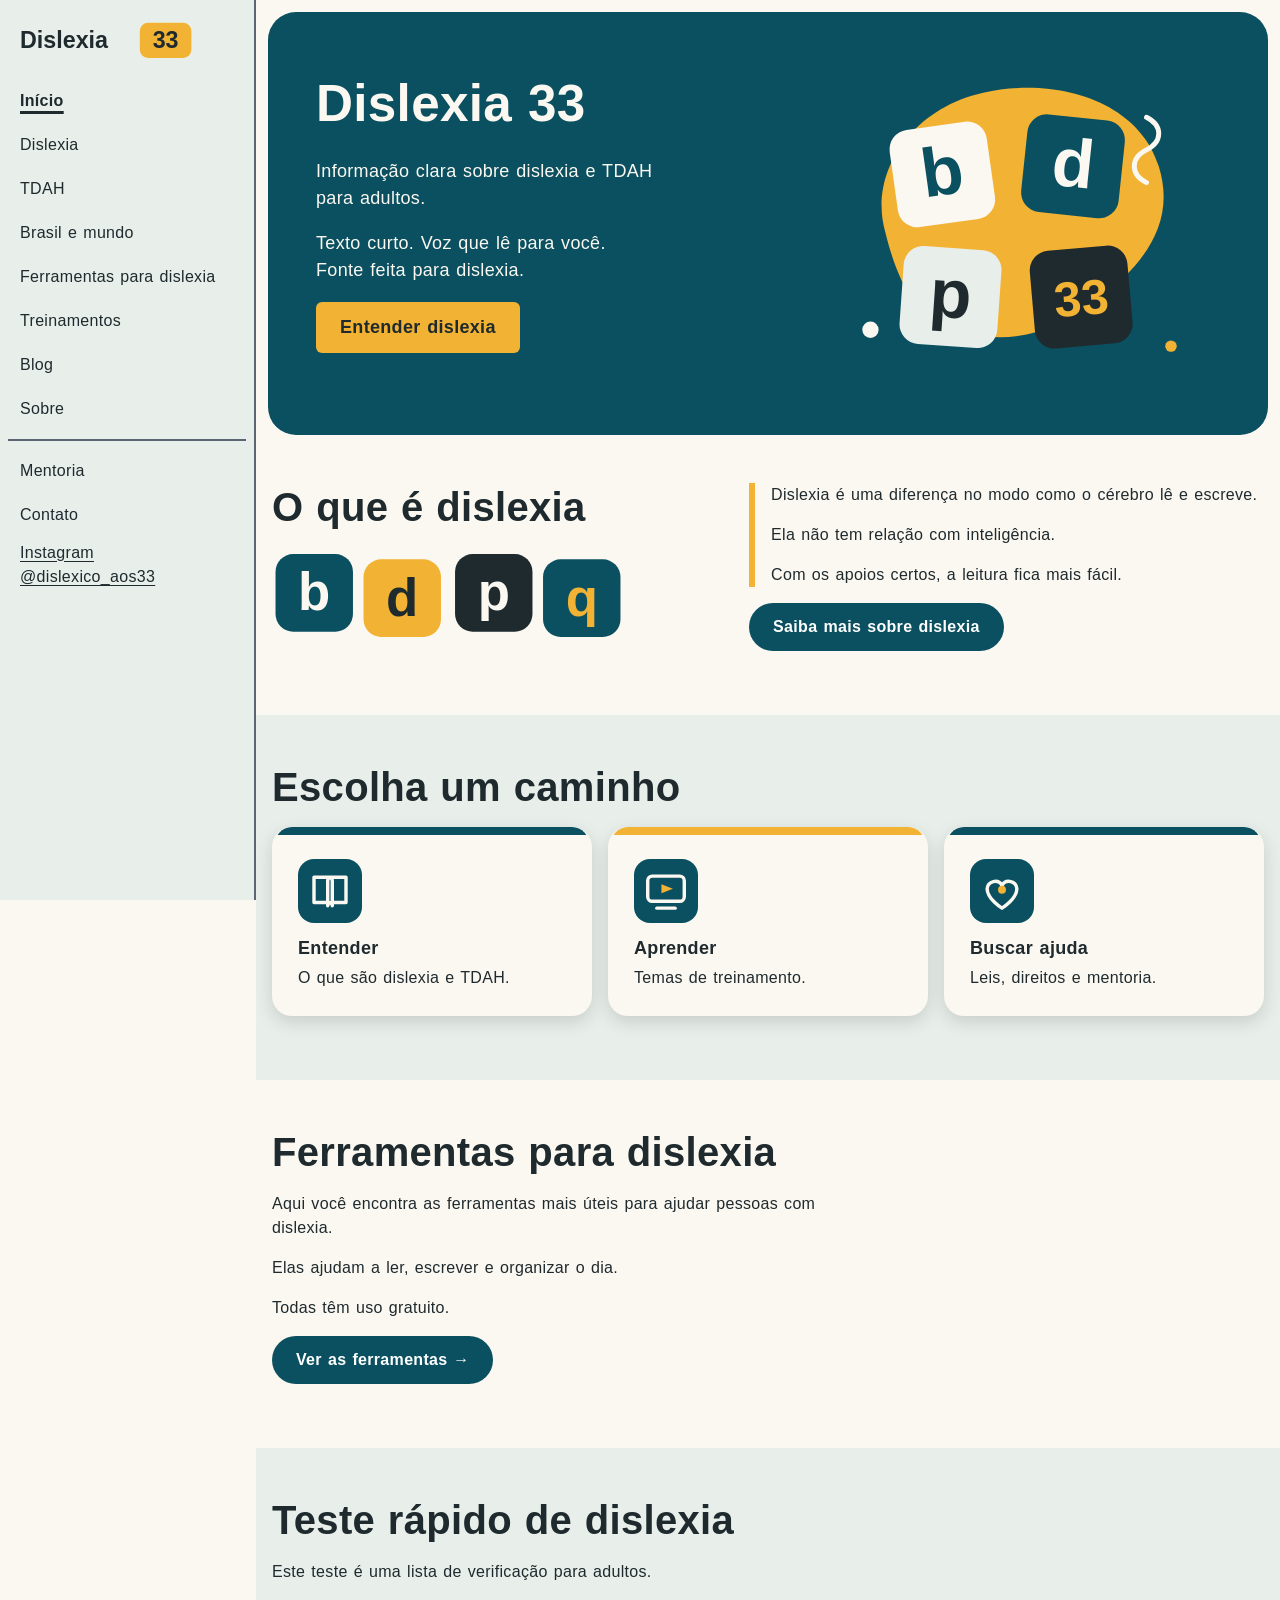
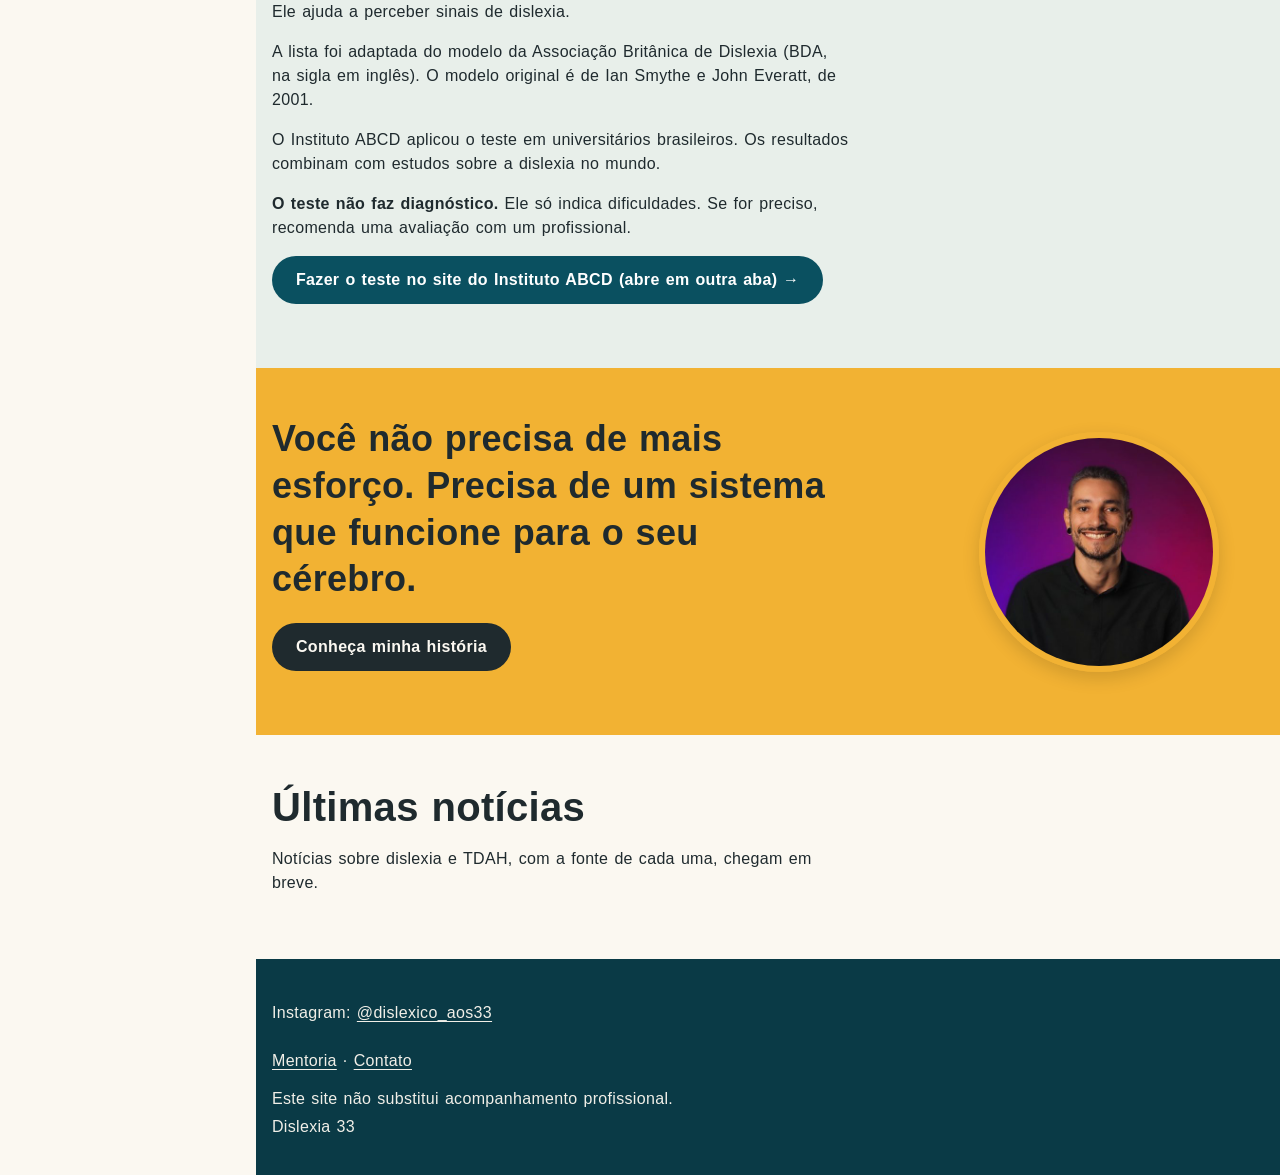
<file: index.html>
<!doctype html>
<html lang="pt-BR">
<head>
<meta charset="utf-8">
<meta name="viewport" content="width=device-width, initial-scale=1">
<title>Dislexia 33</title>
<meta name="description" content="Dislexia 33: informação clara sobre dislexia e TDAH para adultos.">
<meta name="theme-color" content="#0A5060">
<link rel="canonical" href="https://dislexia33.guardiantechit.com.br/index.html">
<meta property="og:type" content="website">
<meta property="og:locale" content="pt_BR">
<meta property="og:title" content="Dislexia 33">
<meta property="og:description" content="Informação clara sobre dislexia e TDAH para adultos.">
<meta property="og:image" content="https://dislexia33.guardiantechit.com.br/assets/img/og-image.png">
<meta property="og:url" content="https://dislexia33.guardiantechit.com.br/index.html">
<meta name="twitter:card" content="summary_large_image">
<link rel="icon" href="favicon.svg" type="image/svg+xml">
<link rel="stylesheet" href="assets/css/site.css">
<script src="assets/js/site.js" defer></script>
</head>
<body>
<a class="pular" href="#conteudo">Pular para o conteúdo</a>
<header class="topo">
<a class="marca" href="index.html"><img class="logo-claro" src="assets/img/logo.svg" alt="Dislexia 33, página inicial" width="214" height="48"><img class="logo-escuro" src="assets/img/logo-escuro.svg" alt="" width="214" height="48"></a>
<button type="button" id="btn-menu" class="menu-toggle" aria-expanded="false" aria-controls="painel-lateral">Menu</button>
<div class="painel" id="painel-lateral">
<nav aria-label="Menu principal"><ul id="menu-principal"><li><a href="index.html" aria-current="page">Início</a></li><li><a href="dislexia.html">Dislexia</a></li><li><a href="tdah.html">TDAH</a></li><li><a href="brasil-e-mundo.html">Brasil e mundo</a></li><li><a href="ferramentas.html">Ferramentas para dislexia</a></li><li><a href="treinamentos.html">Treinamentos</a></li><li><a href="blog.html">Blog</a></li><li><a href="sobre.html">Sobre</a></li></ul></nav>
<nav aria-label="Menu secundário" class="menu-sec"><ul><li><a href="mentoria.html">Mentoria</a></li><li><a href="contato.html">Contato</a></li></ul></nav>
<p class="insta"><a href="https://www.instagram.com/dislexico_aos33/" rel="noopener">Instagram @dislexico_aos33</a></p>
</div>
</header>
<main id="conteudo" class="largo">
<section class="heroi" aria-labelledby="titulo">
<div>
<h1 id="titulo">Dislexia 33</h1>
<p>Informação clara sobre dislexia e TDAH para adultos.</p>
<p>Texto curto. Voz que lê para você. Fonte feita para dislexia.</p>
<p><a class="botao-principal" href="dislexia.html">Entender dislexia</a></p>
</div>
<img src="assets/img/hero-v2.svg" alt="" width="480" height="400">
</section>
<section class="banda" aria-labelledby="o-que-e">
<div class="miolo duas">
<div>
<h2 id="o-que-e" class="titulo-grande">O que é dislexia</h2>
<img class="letras" src="assets/img/letras.svg" alt="" width="400" height="110">
</div>
<div>
<div class="destaque-lateral">
<p>Dislexia é uma diferença no modo como o cérebro lê e escreve.</p>
<p>Ela não tem relação com inteligência.</p>
<p>Com os apoios certos, a leitura fica mais fácil.</p>
</div>
<p><a class="botao-claro" href="dislexia.html">Saiba mais sobre dislexia</a></p>
</div>
</div>
</section>
<section class="banda banda-nevoa" aria-labelledby="caminhos">
<div class="miolo">
<h2 id="caminhos" class="titulo-grande">Escolha um caminho</h2>
<ul class="caminhos">
<li class="caminho"><a href="dislexia.html"><img src="assets/img/icone-entender.svg" alt="" width="64" height="64"><strong>Entender</strong>O que são dislexia e TDAH.</a></li>
<li class="caminho"><a href="treinamentos.html"><img src="assets/img/icone-aprender.svg" alt="" width="64" height="64"><strong>Aprender</strong>Temas de treinamento.</a></li>
<li class="caminho"><a href="brasil-e-mundo.html"><img src="assets/img/icone-ajuda.svg" alt="" width="64" height="64"><strong>Buscar ajuda</strong>Leis, direitos e mentoria.</a></li>
</ul>
</div>
</section>
<section class="banda" aria-labelledby="ferramentas-home">
<div class="miolo">
<h2 id="ferramentas-home" class="titulo-grande">Ferramentas para dislexia</h2>
<p>Aqui você encontra as ferramentas mais úteis para ajudar pessoas com dislexia.</p>
<p>Elas ajudam a ler, escrever e organizar o dia.</p>
<p>Todas têm uso gratuito.</p>
<p><a class="botao-claro" href="ferramentas.html">Ver as ferramentas <span aria-hidden="true">→</span></a></p>
</div>
</section>
<section class="banda banda-nevoa" aria-labelledby="teste">
<div class="miolo">
<h2 id="teste" class="titulo-grande">Teste rápido de dislexia</h2>
<p>Este teste é uma lista de verificação para adultos.</p>
<p>Ele ajuda a perceber sinais de dislexia.</p>
<p>A lista foi adaptada do modelo da Associação Britânica de Dislexia (BDA, na sigla em inglês). O modelo original é de Ian Smythe e John Everatt, de 2001.</p>
<p>O Instituto ABCD aplicou o teste em universitários brasileiros. Os resultados combinam com estudos sobre a dislexia no mundo.</p>
<p><strong>O teste não faz diagnóstico.</strong> Ele só indica dificuldades. Se for preciso, recomenda uma avaliação com um profissional.</p>
<p><a class="botao-claro" href="https://institutoabcd.org.br/teste/" target="_blank" rel="noopener noreferrer">Fazer o teste no site do Instituto ABCD (abre em outra aba) <span aria-hidden="true">→</span></a></p>
</div>
</section>
<section class="banda banda-mostarda" aria-label="Frase do Kleiton">
<div class="miolo duas duas-iguais">
<div>
<p class="frase">Você não precisa de mais esforço. Precisa de um sistema que funcione para o seu cérebro.</p>
<p><a class="botao-escuro" href="sobre.html">Conheça minha história</a></p>
</div>
<img class="foto-perfil" src="assets/img/kleiton.jpg" alt="Foto de Kleiton, sorrindo, de camisa preta, em fundo roxo e rosa" width="480" height="480">
</div>
</section>
<section class="banda" aria-labelledby="noticias">
<div class="miolo">
<h2 id="noticias" class="titulo-grande">Últimas notícias</h2>
<p>Notícias sobre dislexia e TDAH, com a fonte de cada uma, chegam em breve.</p>
</div>
</section>
<section class="banda banda-nevoa faixa-ebook" aria-labelledby="ebook" hidden>
<div class="miolo">
<h2 id="ebook" class="titulo-grande">E-book gratuito</h2>
<p>Título e link do e-book entram aqui quando estiverem prontos.</p>
</div>
</section>
</main>
<footer>
<p>Instagram: <a href="https://www.instagram.com/dislexico_aos33/" rel="noopener">@dislexico_aos33</a></p>
<p><a href="mentoria.html">Mentoria</a> · <a href="contato.html">Contato</a></p>
<p>Este site não substitui acompanhamento profissional.</p>
<p>Dislexia 33</p>
</footer>
</body>
</html>
</file>
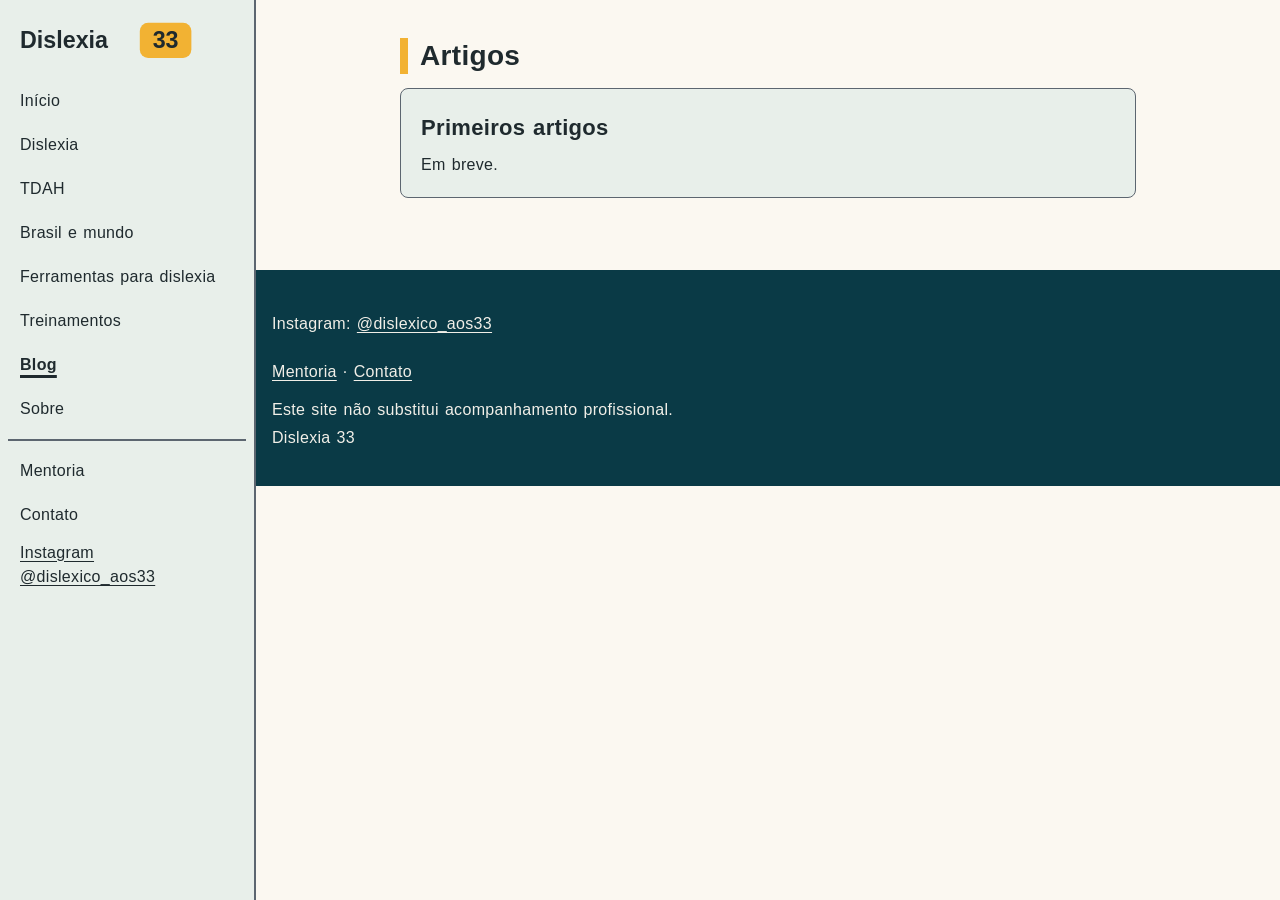
<file: blog.html>
<!doctype html>
<html lang="pt-BR">
<head>
<meta charset="utf-8">
<meta name="viewport" content="width=device-width, initial-scale=1">
<title>Blog | Dislexia 33</title>
<meta name="description" content="Dislexia 33: informação clara sobre dislexia e TDAH para adultos.">
<meta name="theme-color" content="#0A5060">
<link rel="canonical" href="https://dislexia33.guardiantechit.com.br/blog.html">
<meta property="og:type" content="website">
<meta property="og:locale" content="pt_BR">
<meta property="og:title" content="Blog | Dislexia 33">
<meta property="og:description" content="Informação clara sobre dislexia e TDAH para adultos.">
<meta property="og:image" content="https://dislexia33.guardiantechit.com.br/assets/img/og-image.png">
<meta property="og:url" content="https://dislexia33.guardiantechit.com.br/blog.html">
<meta name="twitter:card" content="summary_large_image">
<link rel="icon" href="favicon.svg" type="image/svg+xml">
<link rel="stylesheet" href="assets/css/site.css">
<script src="assets/js/site.js" defer></script>
</head>
<body>
<a class="pular" href="#conteudo">Pular para o conteúdo</a>
<header class="topo">
<a class="marca" href="index.html"><img class="logo-claro" src="assets/img/logo.svg" alt="Dislexia 33, página inicial" width="214" height="48"><img class="logo-escuro" src="assets/img/logo-escuro.svg" alt="" width="214" height="48"></a>
<button type="button" id="btn-menu" class="menu-toggle" aria-expanded="false" aria-controls="painel-lateral">Menu</button>
<div class="painel" id="painel-lateral">
<nav aria-label="Menu principal"><ul id="menu-principal"><li><a href="index.html">Início</a></li><li><a href="dislexia.html">Dislexia</a></li><li><a href="tdah.html">TDAH</a></li><li><a href="brasil-e-mundo.html">Brasil e mundo</a></li><li><a href="ferramentas.html">Ferramentas para dislexia</a></li><li><a href="treinamentos.html">Treinamentos</a></li><li><a href="blog.html" aria-current="page">Blog</a></li><li><a href="sobre.html">Sobre</a></li></ul></nav>
<nav aria-label="Menu secundário" class="menu-sec"><ul><li><a href="mentoria.html">Mentoria</a></li><li><a href="contato.html">Contato</a></li></ul></nav>
<p class="insta"><a href="https://www.instagram.com/dislexico_aos33/" rel="noopener">Instagram @dislexico_aos33</a></p>
</div>
</header>
<main id="conteudo">
<h1>Artigos</h1>
<section>
<h2>Primeiros artigos</h2>
<p>Em breve.</p>
</section>
</main>
<footer>
<p>Instagram: <a href="https://www.instagram.com/dislexico_aos33/" rel="noopener">@dislexico_aos33</a></p>
<p><a href="mentoria.html">Mentoria</a> · <a href="contato.html">Contato</a></p>
<p>Este site não substitui acompanhamento profissional.</p>
<p>Dislexia 33</p>
</footer>
</body>
</html>
</file>
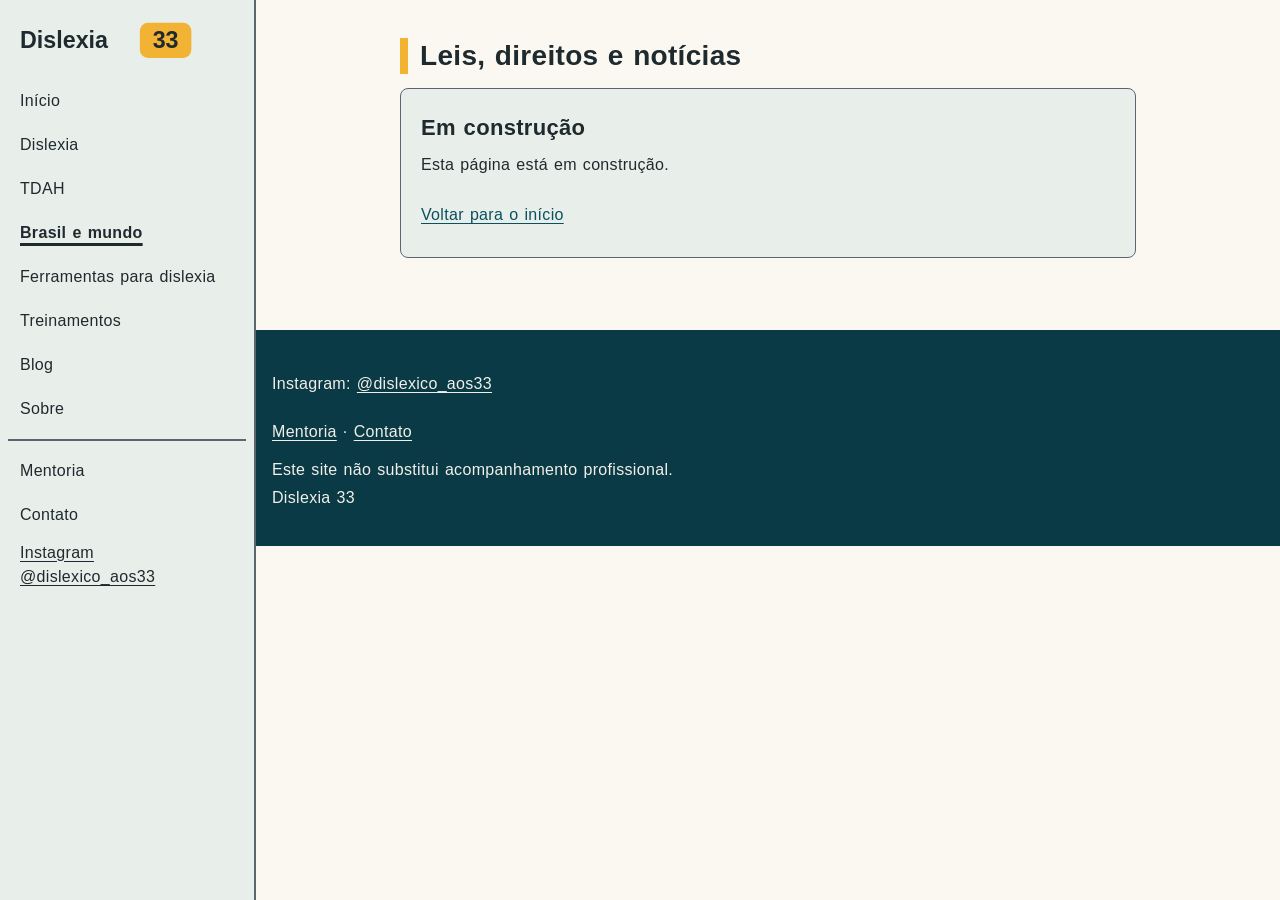
<file: brasil-e-mundo.html>
<!doctype html>
<html lang="pt-BR">
<head>
<meta charset="utf-8">
<meta name="viewport" content="width=device-width, initial-scale=1">
<title>Brasil e mundo | Dislexia 33</title>
<meta name="description" content="Dislexia 33: informação clara sobre dislexia e TDAH para adultos.">
<meta name="theme-color" content="#0A5060">
<link rel="canonical" href="https://dislexia33.guardiantechit.com.br/brasil-e-mundo.html">
<meta property="og:type" content="website">
<meta property="og:locale" content="pt_BR">
<meta property="og:title" content="Brasil e mundo | Dislexia 33">
<meta property="og:description" content="Informação clara sobre dislexia e TDAH para adultos.">
<meta property="og:image" content="https://dislexia33.guardiantechit.com.br/assets/img/og-image.png">
<meta property="og:url" content="https://dislexia33.guardiantechit.com.br/brasil-e-mundo.html">
<meta name="twitter:card" content="summary_large_image">
<link rel="icon" href="favicon.svg" type="image/svg+xml">
<link rel="stylesheet" href="assets/css/site.css">
<script src="assets/js/site.js" defer></script>
</head>
<body>
<a class="pular" href="#conteudo">Pular para o conteúdo</a>
<header class="topo">
<a class="marca" href="index.html"><img class="logo-claro" src="assets/img/logo.svg" alt="Dislexia 33, página inicial" width="214" height="48"><img class="logo-escuro" src="assets/img/logo-escuro.svg" alt="" width="214" height="48"></a>
<button type="button" id="btn-menu" class="menu-toggle" aria-expanded="false" aria-controls="painel-lateral">Menu</button>
<div class="painel" id="painel-lateral">
<nav aria-label="Menu principal"><ul id="menu-principal"><li><a href="index.html">Início</a></li><li><a href="dislexia.html">Dislexia</a></li><li><a href="tdah.html">TDAH</a></li><li><a href="brasil-e-mundo.html" aria-current="page">Brasil e mundo</a></li><li><a href="ferramentas.html">Ferramentas para dislexia</a></li><li><a href="treinamentos.html">Treinamentos</a></li><li><a href="blog.html">Blog</a></li><li><a href="sobre.html">Sobre</a></li></ul></nav>
<nav aria-label="Menu secundário" class="menu-sec"><ul><li><a href="mentoria.html">Mentoria</a></li><li><a href="contato.html">Contato</a></li></ul></nav>
<p class="insta"><a href="https://www.instagram.com/dislexico_aos33/" rel="noopener">Instagram @dislexico_aos33</a></p>
</div>
</header>
<main id="conteudo">
<h1>Leis, direitos e notícias</h1>
<section>
<h2>Em construção</h2>
<p>Esta página está em construção.</p>
<p><a href="index.html">Voltar para o início</a></p>
</section>
</main>
<footer>
<p>Instagram: <a href="https://www.instagram.com/dislexico_aos33/" rel="noopener">@dislexico_aos33</a></p>
<p><a href="mentoria.html">Mentoria</a> · <a href="contato.html">Contato</a></p>
<p>Este site não substitui acompanhamento profissional.</p>
<p>Dislexia 33</p>
</footer>
</body>
</html>
</file>
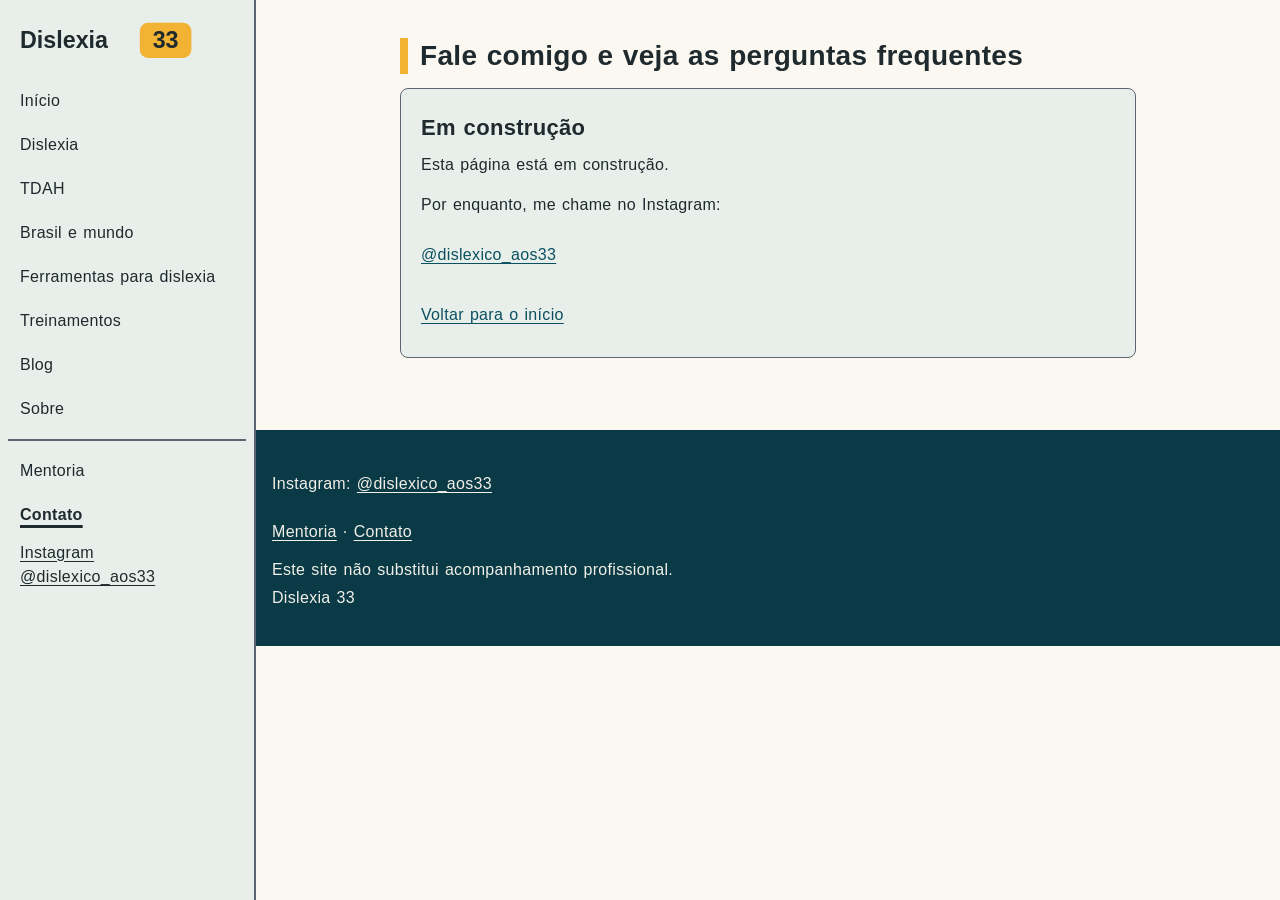
<file: contato.html>
<!doctype html>
<html lang="pt-BR">
<head>
<meta charset="utf-8">
<meta name="viewport" content="width=device-width, initial-scale=1">
<title>Contato | Dislexia 33</title>
<meta name="description" content="Dislexia 33: informação clara sobre dislexia e TDAH para adultos.">
<meta name="theme-color" content="#0A5060">
<link rel="canonical" href="https://dislexia33.guardiantechit.com.br/contato.html">
<meta property="og:type" content="website">
<meta property="og:locale" content="pt_BR">
<meta property="og:title" content="Contato | Dislexia 33">
<meta property="og:description" content="Informação clara sobre dislexia e TDAH para adultos.">
<meta property="og:image" content="https://dislexia33.guardiantechit.com.br/assets/img/og-image.png">
<meta property="og:url" content="https://dislexia33.guardiantechit.com.br/contato.html">
<meta name="twitter:card" content="summary_large_image">
<link rel="icon" href="favicon.svg" type="image/svg+xml">
<link rel="stylesheet" href="assets/css/site.css">
<script src="assets/js/site.js" defer></script>
</head>
<body>
<a class="pular" href="#conteudo">Pular para o conteúdo</a>
<header class="topo">
<a class="marca" href="index.html"><img class="logo-claro" src="assets/img/logo.svg" alt="Dislexia 33, página inicial" width="214" height="48"><img class="logo-escuro" src="assets/img/logo-escuro.svg" alt="" width="214" height="48"></a>
<button type="button" id="btn-menu" class="menu-toggle" aria-expanded="false" aria-controls="painel-lateral">Menu</button>
<div class="painel" id="painel-lateral">
<nav aria-label="Menu principal"><ul id="menu-principal"><li><a href="index.html">Início</a></li><li><a href="dislexia.html">Dislexia</a></li><li><a href="tdah.html">TDAH</a></li><li><a href="brasil-e-mundo.html">Brasil e mundo</a></li><li><a href="ferramentas.html">Ferramentas para dislexia</a></li><li><a href="treinamentos.html">Treinamentos</a></li><li><a href="blog.html">Blog</a></li><li><a href="sobre.html">Sobre</a></li></ul></nav>
<nav aria-label="Menu secundário" class="menu-sec"><ul><li><a href="mentoria.html">Mentoria</a></li><li><a href="contato.html" aria-current="page">Contato</a></li></ul></nav>
<p class="insta"><a href="https://www.instagram.com/dislexico_aos33/" rel="noopener">Instagram @dislexico_aos33</a></p>
</div>
</header>
<main id="conteudo">
<h1>Fale comigo e veja as perguntas frequentes</h1>
<section>
<h2>Em construção</h2>
<p>Esta página está em construção.</p>
<p>Por enquanto, me chame no Instagram:</p>
<p><a href="https://www.instagram.com/dislexico_aos33/" rel="noopener">@dislexico_aos33</a></p>
<p><a href="index.html">Voltar para o início</a></p>
</section>
</main>
<footer>
<p>Instagram: <a href="https://www.instagram.com/dislexico_aos33/" rel="noopener">@dislexico_aos33</a></p>
<p><a href="mentoria.html">Mentoria</a> · <a href="contato.html">Contato</a></p>
<p>Este site não substitui acompanhamento profissional.</p>
<p>Dislexia 33</p>
</footer>
</body>
</html>
</file>
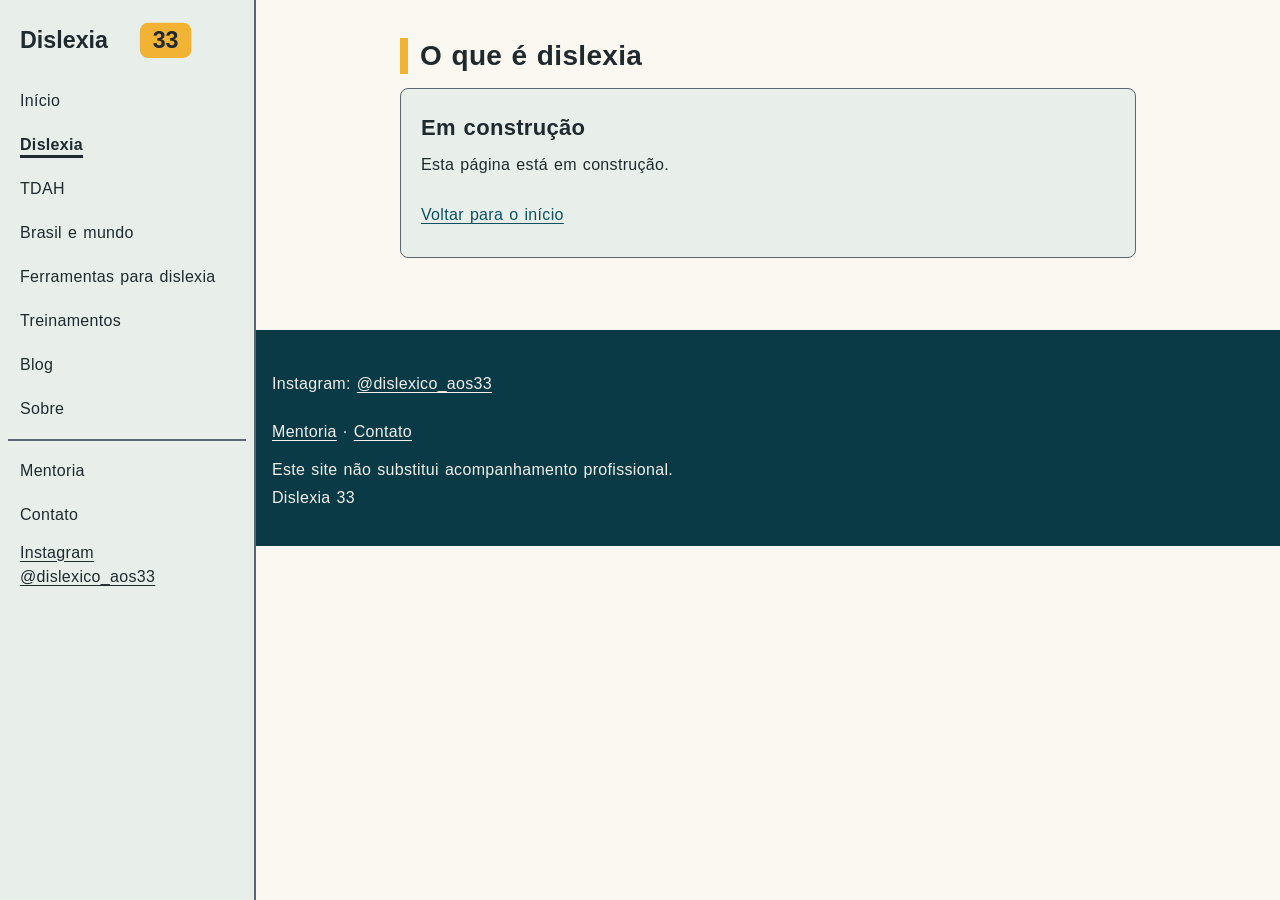
<file: dislexia.html>
<!doctype html>
<html lang="pt-BR">
<head>
<meta charset="utf-8">
<meta name="viewport" content="width=device-width, initial-scale=1">
<title>O que é dislexia | Dislexia 33</title>
<meta name="description" content="Dislexia 33: informação clara sobre dislexia e TDAH para adultos.">
<meta name="theme-color" content="#0A5060">
<link rel="canonical" href="https://dislexia33.guardiantechit.com.br/dislexia.html">
<meta property="og:type" content="website">
<meta property="og:locale" content="pt_BR">
<meta property="og:title" content="O que é dislexia | Dislexia 33">
<meta property="og:description" content="Informação clara sobre dislexia e TDAH para adultos.">
<meta property="og:image" content="https://dislexia33.guardiantechit.com.br/assets/img/og-image.png">
<meta property="og:url" content="https://dislexia33.guardiantechit.com.br/dislexia.html">
<meta name="twitter:card" content="summary_large_image">
<link rel="icon" href="favicon.svg" type="image/svg+xml">
<link rel="stylesheet" href="assets/css/site.css">
<script src="assets/js/site.js" defer></script>
</head>
<body>
<a class="pular" href="#conteudo">Pular para o conteúdo</a>
<header class="topo">
<a class="marca" href="index.html"><img class="logo-claro" src="assets/img/logo.svg" alt="Dislexia 33, página inicial" width="214" height="48"><img class="logo-escuro" src="assets/img/logo-escuro.svg" alt="" width="214" height="48"></a>
<button type="button" id="btn-menu" class="menu-toggle" aria-expanded="false" aria-controls="painel-lateral">Menu</button>
<div class="painel" id="painel-lateral">
<nav aria-label="Menu principal"><ul id="menu-principal"><li><a href="index.html">Início</a></li><li><a href="dislexia.html" aria-current="page">Dislexia</a></li><li><a href="tdah.html">TDAH</a></li><li><a href="brasil-e-mundo.html">Brasil e mundo</a></li><li><a href="ferramentas.html">Ferramentas para dislexia</a></li><li><a href="treinamentos.html">Treinamentos</a></li><li><a href="blog.html">Blog</a></li><li><a href="sobre.html">Sobre</a></li></ul></nav>
<nav aria-label="Menu secundário" class="menu-sec"><ul><li><a href="mentoria.html">Mentoria</a></li><li><a href="contato.html">Contato</a></li></ul></nav>
<p class="insta"><a href="https://www.instagram.com/dislexico_aos33/" rel="noopener">Instagram @dislexico_aos33</a></p>
</div>
</header>
<main id="conteudo">
<h1>O que é dislexia</h1>
<section>
<h2>Em construção</h2>
<p>Esta página está em construção.</p>
<p><a href="index.html">Voltar para o início</a></p>
</section>
</main>
<footer>
<p>Instagram: <a href="https://www.instagram.com/dislexico_aos33/" rel="noopener">@dislexico_aos33</a></p>
<p><a href="mentoria.html">Mentoria</a> · <a href="contato.html">Contato</a></p>
<p>Este site não substitui acompanhamento profissional.</p>
<p>Dislexia 33</p>
</footer>
</body>
</html>
</file>
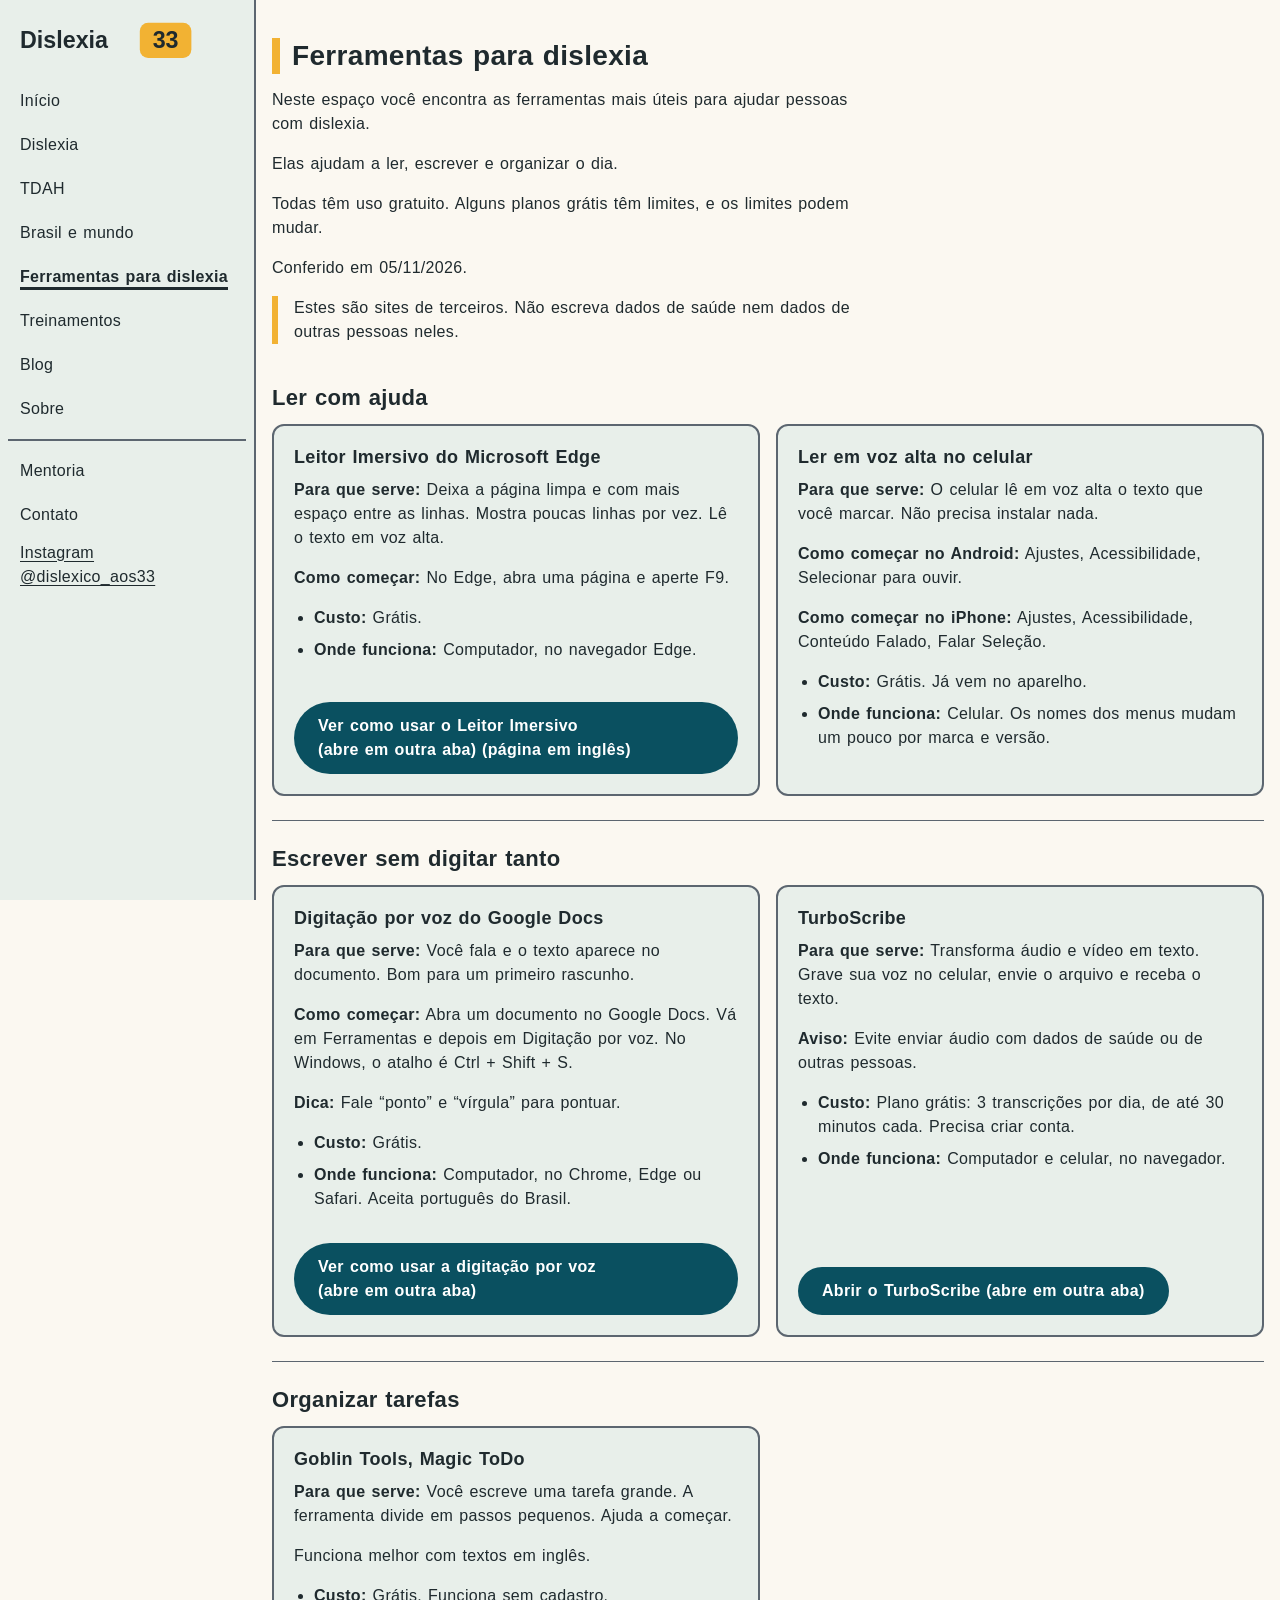
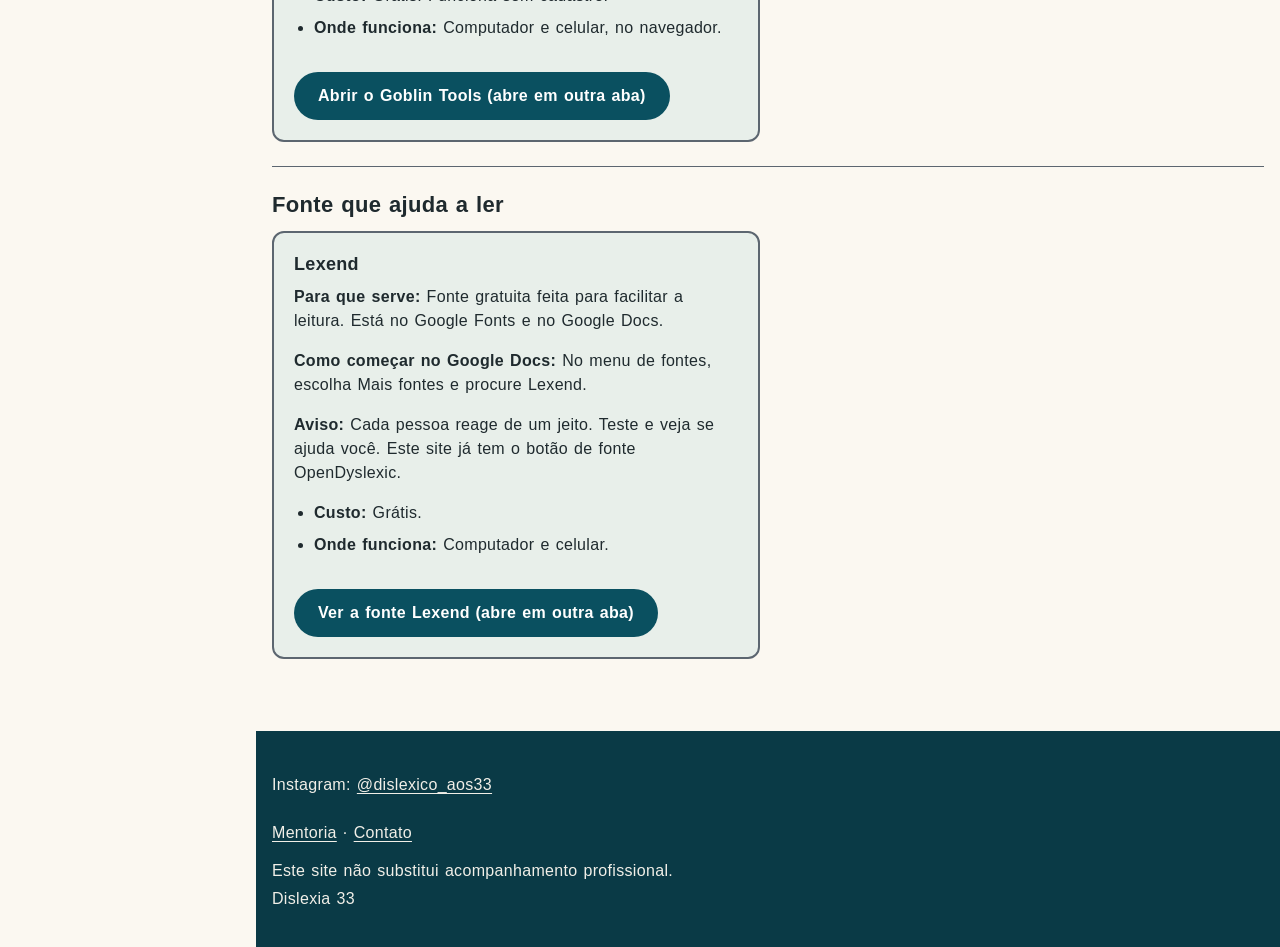
<file: ferramentas.html>
<!doctype html>
<html lang="pt-BR">
<head>
<meta charset="utf-8">
<meta name="viewport" content="width=device-width, initial-scale=1">
<title>Ferramentas para dislexia | Dislexia 33</title>
<meta name="description" content="Ferramentas gratuitas para ajudar pessoas com dislexia a ler, escrever e organizar o dia.">
<meta name="theme-color" content="#0A5060">
<link rel="canonical" href="https://dislexia33.guardiantechit.com.br/ferramentas.html">
<meta property="og:type" content="website">
<meta property="og:locale" content="pt_BR">
<meta property="og:title" content="Ferramentas para dislexia | Dislexia 33">
<meta property="og:description" content="Informação clara sobre dislexia e TDAH para adultos.">
<meta property="og:image" content="https://dislexia33.guardiantechit.com.br/assets/img/og-image.png">
<meta property="og:url" content="https://dislexia33.guardiantechit.com.br/ferramentas.html">
<meta name="twitter:card" content="summary_large_image">
<link rel="icon" href="favicon.svg" type="image/svg+xml">
<link rel="stylesheet" href="assets/css/site.css">
<script src="assets/js/site.js" defer></script>
</head>
<body>
<a class="pular" href="#conteudo">Pular para o conteúdo</a>
<header class="topo">
<a class="marca" href="index.html"><img class="logo-claro" src="assets/img/logo.svg" alt="Dislexia 33, página inicial" width="214" height="48"><img class="logo-escuro" src="assets/img/logo-escuro.svg" alt="" width="214" height="48"></a>
<button type="button" id="btn-menu" class="menu-toggle" aria-expanded="false" aria-controls="painel-lateral">Menu</button>
<div class="painel" id="painel-lateral">
<nav aria-label="Menu principal"><ul id="menu-principal"><li><a href="index.html">Início</a></li><li><a href="dislexia.html">Dislexia</a></li><li><a href="tdah.html">TDAH</a></li><li><a href="brasil-e-mundo.html">Brasil e mundo</a></li><li><a href="ferramentas.html" aria-current="page">Ferramentas para dislexia</a></li><li><a href="treinamentos.html">Treinamentos</a></li><li><a href="blog.html">Blog</a></li><li><a href="sobre.html">Sobre</a></li></ul></nav>
<nav aria-label="Menu secundário" class="menu-sec"><ul><li><a href="mentoria.html">Mentoria</a></li><li><a href="contato.html">Contato</a></li></ul></nav>
<p class="insta"><a href="https://www.instagram.com/dislexico_aos33/" rel="noopener">Instagram @dislexico_aos33</a></p>
</div>
</header>
<main id="conteudo" class="medio">
<h1>Ferramentas para dislexia</h1>
<p>Neste espaço você encontra as ferramentas mais úteis para ajudar pessoas com dislexia.</p>
<p>Elas ajudam a ler, escrever e organizar o dia.</p>
<p>Todas têm uso gratuito. Alguns planos grátis têm limites, e os limites podem mudar.</p>
<p>Conferido em 05/11/2026.</p>
<p class="aviso">Estes são sites de terceiros. Não escreva dados de saúde nem dados de outras pessoas neles.</p>
<section class="bloco" aria-labelledby="g1">
<h2 id="g1">Ler com ajuda</h2>
<div class="grade-ferramentas">
<article class="cartao-ferramenta">
<h3>Leitor Imersivo do Microsoft Edge</h3>
<p><strong>Para que serve:</strong> Deixa a página limpa e com mais espaço entre as linhas. Mostra poucas linhas por vez. Lê o texto em voz alta.</p>
<p><strong>Como começar:</strong> No Edge, abra uma página e aperte F9.</p>
<ul>
<li><strong>Custo:</strong> Grátis.</li>
<li><strong>Onde funciona:</strong> Computador, no navegador Edge.</li>
</ul>
<p><a class="botao-claro" href="https://support.microsoft.com/en-us/education/use-immersive-reader-in-microsoft-edge-1" target="_blank" rel="noopener noreferrer">Ver como usar o Leitor Imersivo <span>(abre em outra aba)</span> (página em inglês)</a></p>
</article>
<article class="cartao-ferramenta">
<h3>Ler em voz alta no celular</h3>
<p><strong>Para que serve:</strong> O celular lê em voz alta o texto que você marcar. Não precisa instalar nada.</p>
<p><strong>Como começar no Android:</strong> Ajustes, Acessibilidade, Selecionar para ouvir.</p>
<p><strong>Como começar no iPhone:</strong> Ajustes, Acessibilidade, Conteúdo Falado, Falar Seleção.</p>
<ul>
<li><strong>Custo:</strong> Grátis. Já vem no aparelho.</li>
<li><strong>Onde funciona:</strong> Celular. Os nomes dos menus mudam um pouco por marca e versão.</li>
</ul>
</article>
</div>
</section>
<section class="bloco" aria-labelledby="g2">
<h2 id="g2">Escrever sem digitar tanto</h2>
<div class="grade-ferramentas">
<article class="cartao-ferramenta">
<h3>Digitação por voz do Google Docs</h3>
<p><strong>Para que serve:</strong> Você fala e o texto aparece no documento. Bom para um primeiro rascunho.</p>
<p><strong>Como começar:</strong> Abra um documento no Google Docs. Vá em Ferramentas e depois em Digitação por voz. No Windows, o atalho é Ctrl + Shift + S.</p>
<p><strong>Dica:</strong> Fale “ponto” e “vírgula” para pontuar.</p>
<ul>
<li><strong>Custo:</strong> Grátis.</li>
<li><strong>Onde funciona:</strong> Computador, no Chrome, Edge ou Safari. Aceita português do Brasil.</li>
</ul>
<p><a class="botao-claro" href="https://support.google.com/docs/answer/4492226?hl=pt-BR" target="_blank" rel="noopener noreferrer">Ver como usar a digitação por voz <span>(abre em outra aba)</span></a></p>
</article>
<article class="cartao-ferramenta">
<h3>TurboScribe</h3>
<p><strong>Para que serve:</strong> Transforma áudio e vídeo em texto. Grave sua voz no celular, envie o arquivo e receba o texto.</p>
<p><strong>Aviso:</strong> Evite enviar áudio com dados de saúde ou de outras pessoas.</p>
<ul>
<li><strong>Custo:</strong> Plano grátis: 3 transcrições por dia, de até 30 minutos cada. Precisa criar conta.</li>
<li><strong>Onde funciona:</strong> Computador e celular, no navegador.</li>
</ul>
<p><a class="botao-claro" href="https://turboscribe.ai/pt/free-transcription/Portuguese" target="_blank" rel="noopener noreferrer">Abrir o TurboScribe <span>(abre em outra aba)</span></a></p>
</article>
</div>
</section>
<section class="bloco" aria-labelledby="g3">
<h2 id="g3">Organizar tarefas</h2>
<div class="grade-ferramentas">
<article class="cartao-ferramenta">
<h3>Goblin Tools, Magic ToDo</h3>
<p><strong>Para que serve:</strong> Você escreve uma tarefa grande. A ferramenta divide em passos pequenos. Ajuda a começar.</p>
<p>Funciona melhor com textos em inglês.</p>
<ul>
<li><strong>Custo:</strong> Grátis. Funciona sem cadastro.</li>
<li><strong>Onde funciona:</strong> Computador e celular, no navegador.</li>
</ul>
<p><a class="botao-claro" href="https://goblin.tools/" target="_blank" rel="noopener noreferrer">Abrir o Goblin Tools <span>(abre em outra aba)</span></a></p>
</article>
</div>
</section>
<section class="bloco" aria-labelledby="g4">
<h2 id="g4">Fonte que ajuda a ler</h2>
<div class="grade-ferramentas">
<article class="cartao-ferramenta">
<h3>Lexend</h3>
<p><strong>Para que serve:</strong> Fonte gratuita feita para facilitar a leitura. Está no Google Fonts e no Google Docs.</p>
<p><strong>Como começar no Google Docs:</strong> No menu de fontes, escolha Mais fontes e procure Lexend.</p>
<p><strong>Aviso:</strong> Cada pessoa reage de um jeito. Teste e veja se ajuda você. Este site já tem o botão de fonte OpenDyslexic.</p>
<ul>
<li><strong>Custo:</strong> Grátis.</li>
<li><strong>Onde funciona:</strong> Computador e celular.</li>
</ul>
<p><a class="botao-claro" href="https://fonts.google.com/specimen/Lexend" target="_blank" rel="noopener noreferrer">Ver a fonte Lexend <span>(abre em outra aba)</span></a></p>
</article>
</div>
</section>
</main>
<footer>
<p>Instagram: <a href="https://www.instagram.com/dislexico_aos33/" rel="noopener">@dislexico_aos33</a></p>
<p><a href="mentoria.html">Mentoria</a> · <a href="contato.html">Contato</a></p>
<p>Este site não substitui acompanhamento profissional.</p>
<p>Dislexia 33</p>
</footer>
</body>
</html>
</file>
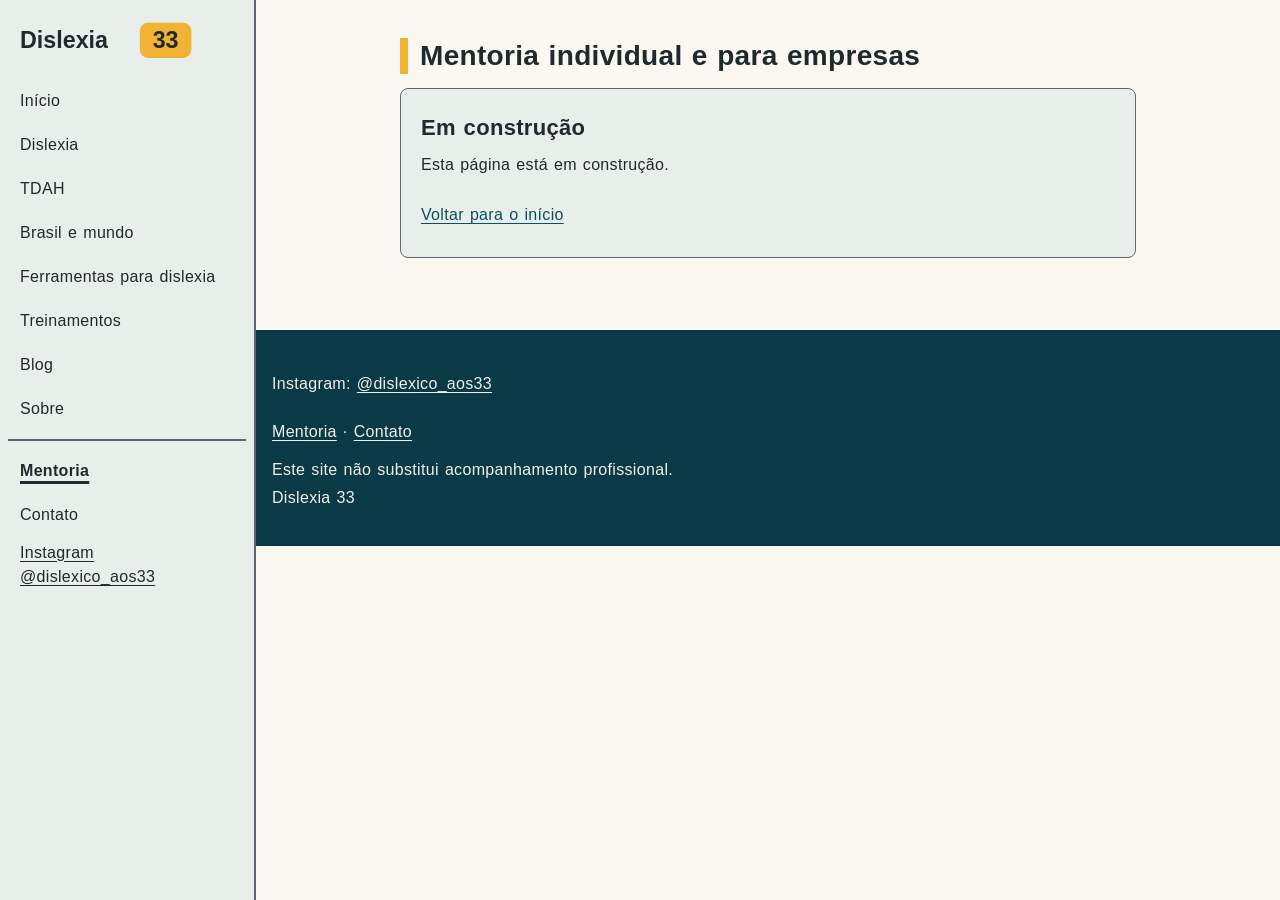
<file: mentoria.html>
<!doctype html>
<html lang="pt-BR">
<head>
<meta charset="utf-8">
<meta name="viewport" content="width=device-width, initial-scale=1">
<title>Mentoria | Dislexia 33</title>
<meta name="description" content="Dislexia 33: informação clara sobre dislexia e TDAH para adultos.">
<meta name="theme-color" content="#0A5060">
<link rel="canonical" href="https://dislexia33.guardiantechit.com.br/mentoria.html">
<meta property="og:type" content="website">
<meta property="og:locale" content="pt_BR">
<meta property="og:title" content="Mentoria | Dislexia 33">
<meta property="og:description" content="Informação clara sobre dislexia e TDAH para adultos.">
<meta property="og:image" content="https://dislexia33.guardiantechit.com.br/assets/img/og-image.png">
<meta property="og:url" content="https://dislexia33.guardiantechit.com.br/mentoria.html">
<meta name="twitter:card" content="summary_large_image">
<link rel="icon" href="favicon.svg" type="image/svg+xml">
<link rel="stylesheet" href="assets/css/site.css">
<script src="assets/js/site.js" defer></script>
</head>
<body>
<a class="pular" href="#conteudo">Pular para o conteúdo</a>
<header class="topo">
<a class="marca" href="index.html"><img class="logo-claro" src="assets/img/logo.svg" alt="Dislexia 33, página inicial" width="214" height="48"><img class="logo-escuro" src="assets/img/logo-escuro.svg" alt="" width="214" height="48"></a>
<button type="button" id="btn-menu" class="menu-toggle" aria-expanded="false" aria-controls="painel-lateral">Menu</button>
<div class="painel" id="painel-lateral">
<nav aria-label="Menu principal"><ul id="menu-principal"><li><a href="index.html">Início</a></li><li><a href="dislexia.html">Dislexia</a></li><li><a href="tdah.html">TDAH</a></li><li><a href="brasil-e-mundo.html">Brasil e mundo</a></li><li><a href="ferramentas.html">Ferramentas para dislexia</a></li><li><a href="treinamentos.html">Treinamentos</a></li><li><a href="blog.html">Blog</a></li><li><a href="sobre.html">Sobre</a></li></ul></nav>
<nav aria-label="Menu secundário" class="menu-sec"><ul><li><a href="mentoria.html" aria-current="page">Mentoria</a></li><li><a href="contato.html">Contato</a></li></ul></nav>
<p class="insta"><a href="https://www.instagram.com/dislexico_aos33/" rel="noopener">Instagram @dislexico_aos33</a></p>
</div>
</header>
<main id="conteudo">
<h1>Mentoria individual e para empresas</h1>
<section>
<h2>Em construção</h2>
<p>Esta página está em construção.</p>
<p><a href="index.html">Voltar para o início</a></p>
</section>
</main>
<footer>
<p>Instagram: <a href="https://www.instagram.com/dislexico_aos33/" rel="noopener">@dislexico_aos33</a></p>
<p><a href="mentoria.html">Mentoria</a> · <a href="contato.html">Contato</a></p>
<p>Este site não substitui acompanhamento profissional.</p>
<p>Dislexia 33</p>
</footer>
</body>
</html>
</file>
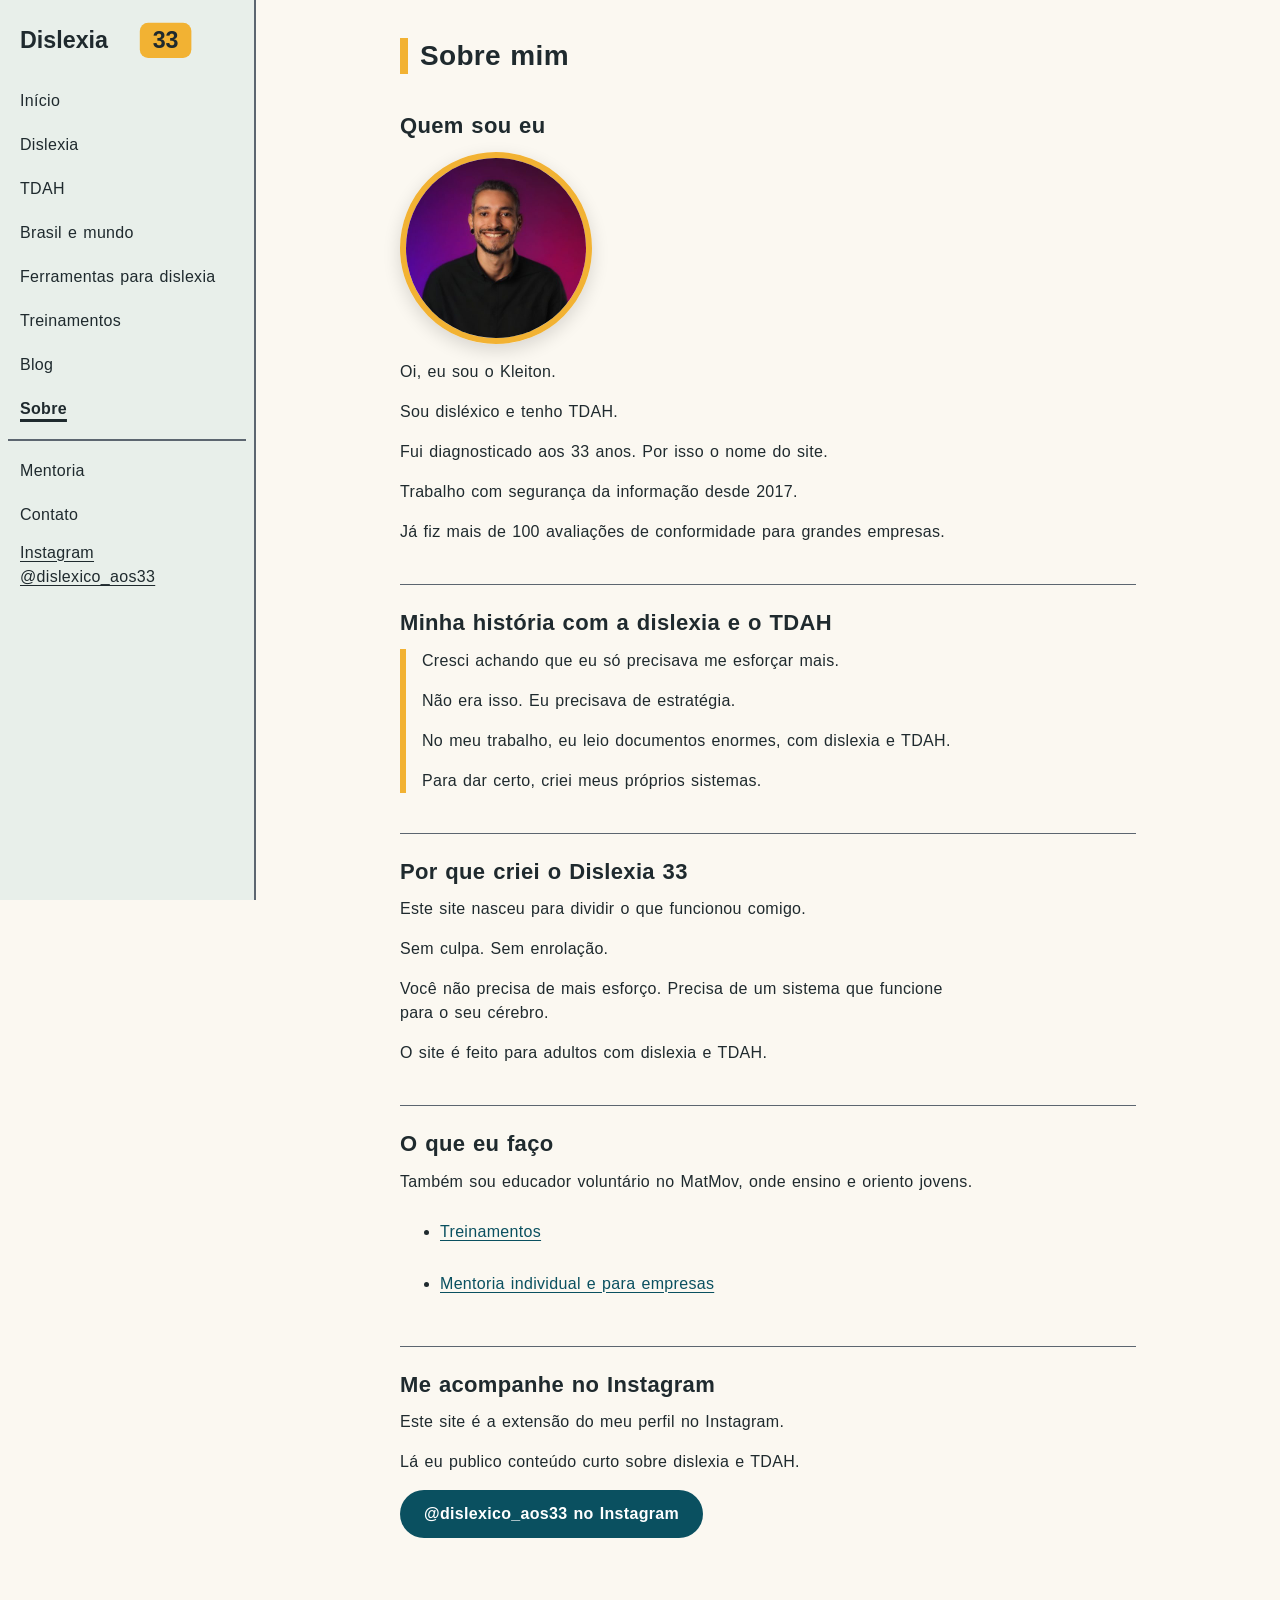
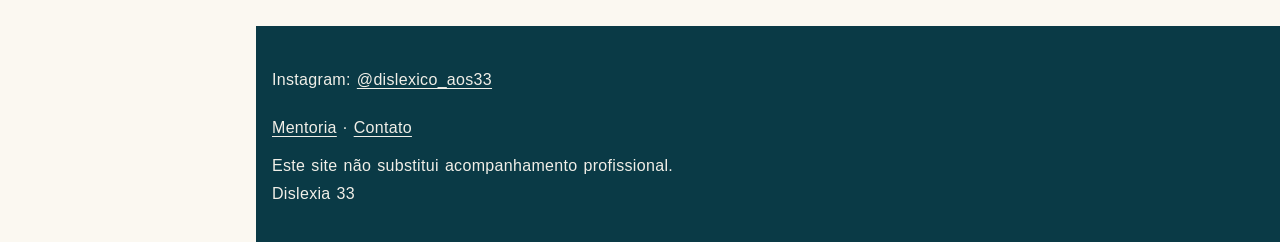
<file: sobre.html>
<!doctype html>
<html lang="pt-BR">
<head>
<meta charset="utf-8">
<meta name="viewport" content="width=device-width, initial-scale=1">
<title>Sobre | Dislexia 33</title>
<meta name="description" content="Dislexia 33: informação clara sobre dislexia e TDAH para adultos.">
<meta name="theme-color" content="#0A5060">
<link rel="canonical" href="https://dislexia33.guardiantechit.com.br/sobre.html">
<meta property="og:type" content="website">
<meta property="og:locale" content="pt_BR">
<meta property="og:title" content="Sobre | Dislexia 33">
<meta property="og:description" content="Informação clara sobre dislexia e TDAH para adultos.">
<meta property="og:image" content="https://dislexia33.guardiantechit.com.br/assets/img/og-image.png">
<meta property="og:url" content="https://dislexia33.guardiantechit.com.br/sobre.html">
<meta name="twitter:card" content="summary_large_image">
<link rel="icon" href="favicon.svg" type="image/svg+xml">
<link rel="stylesheet" href="assets/css/site.css">
<script src="assets/js/site.js" defer></script>
</head>
<body>
<a class="pular" href="#conteudo">Pular para o conteúdo</a>
<header class="topo">
<a class="marca" href="index.html"><img class="logo-claro" src="assets/img/logo.svg" alt="Dislexia 33, página inicial" width="214" height="48"><img class="logo-escuro" src="assets/img/logo-escuro.svg" alt="" width="214" height="48"></a>
<button type="button" id="btn-menu" class="menu-toggle" aria-expanded="false" aria-controls="painel-lateral">Menu</button>
<div class="painel" id="painel-lateral">
<nav aria-label="Menu principal"><ul id="menu-principal"><li><a href="index.html">Início</a></li><li><a href="dislexia.html">Dislexia</a></li><li><a href="tdah.html">TDAH</a></li><li><a href="brasil-e-mundo.html">Brasil e mundo</a></li><li><a href="ferramentas.html">Ferramentas para dislexia</a></li><li><a href="treinamentos.html">Treinamentos</a></li><li><a href="blog.html">Blog</a></li><li><a href="sobre.html" aria-current="page">Sobre</a></li></ul></nav>
<nav aria-label="Menu secundário" class="menu-sec"><ul><li><a href="mentoria.html">Mentoria</a></li><li><a href="contato.html">Contato</a></li></ul></nav>
<p class="insta"><a href="https://www.instagram.com/dislexico_aos33/" rel="noopener">Instagram @dislexico_aos33</a></p>
</div>
</header>
<main id="conteudo">
<h1>Sobre mim</h1>
<section class="bloco" aria-labelledby="quem">
<h2 id="quem">Quem sou eu</h2>
<img class="foto-perfil foto-sobre" src="assets/img/kleiton.jpg" alt="Foto de Kleiton, sorrindo, de camisa preta, em fundo roxo e rosa" width="480" height="480">
<p>Oi, eu sou o Kleiton.</p>
<p>Sou disléxico e tenho TDAH.</p>
<p>Fui diagnosticado aos 33 anos. Por isso o nome do site.</p>
<p>Trabalho com segurança da informação desde 2017.</p>
<p>Já fiz mais de 100 avaliações de conformidade para grandes empresas.</p>
</section>
<section class="bloco" aria-labelledby="historia">
<h2 id="historia">Minha história com a dislexia e o TDAH</h2>
<div class="destaque-lateral">
<p>Cresci achando que eu só precisava me esforçar mais.</p>
<p>Não era isso. Eu precisava de estratégia.</p>
<p>No meu trabalho, eu leio documentos enormes, com dislexia e TDAH.</p>
<p>Para dar certo, criei meus próprios sistemas.</p>
</div>
</section>
<section class="bloco" aria-labelledby="porque">
<h2 id="porque">Por que criei o Dislexia 33</h2>
<p>Este site nasceu para dividir o que funcionou comigo.</p>
<p>Sem culpa. Sem enrolação.</p>
<p>Você não precisa de mais esforço. Precisa de um sistema que funcione para o seu cérebro.</p>
<p>O site é feito para adultos com dislexia e TDAH.</p>
</section>
<section class="bloco" aria-labelledby="trabalho">
<h2 id="trabalho">O que eu faço</h2>
<p>Também sou educador voluntário no MatMov, onde ensino e oriento jovens.</p>
<ul>
<li><a href="treinamentos.html">Treinamentos</a></li>
<li><a href="mentoria.html">Mentoria individual e para empresas</a></li>
</ul>
</section>
<section class="bloco" aria-labelledby="instagram">
<h2 id="instagram">Me acompanhe no Instagram</h2>
<p>Este site é a extensão do meu perfil no Instagram.</p>
<p>Lá eu publico conteúdo curto sobre dislexia e TDAH.</p>
<p><a class="botao-claro" href="https://www.instagram.com/dislexico_aos33/" rel="noopener">@dislexico_aos33 no Instagram</a></p>
</section>
</main>
<footer>
<p>Instagram: <a href="https://www.instagram.com/dislexico_aos33/" rel="noopener">@dislexico_aos33</a></p>
<p><a href="mentoria.html">Mentoria</a> · <a href="contato.html">Contato</a></p>
<p>Este site não substitui acompanhamento profissional.</p>
<p>Dislexia 33</p>
</footer>
</body>
</html>
</file>
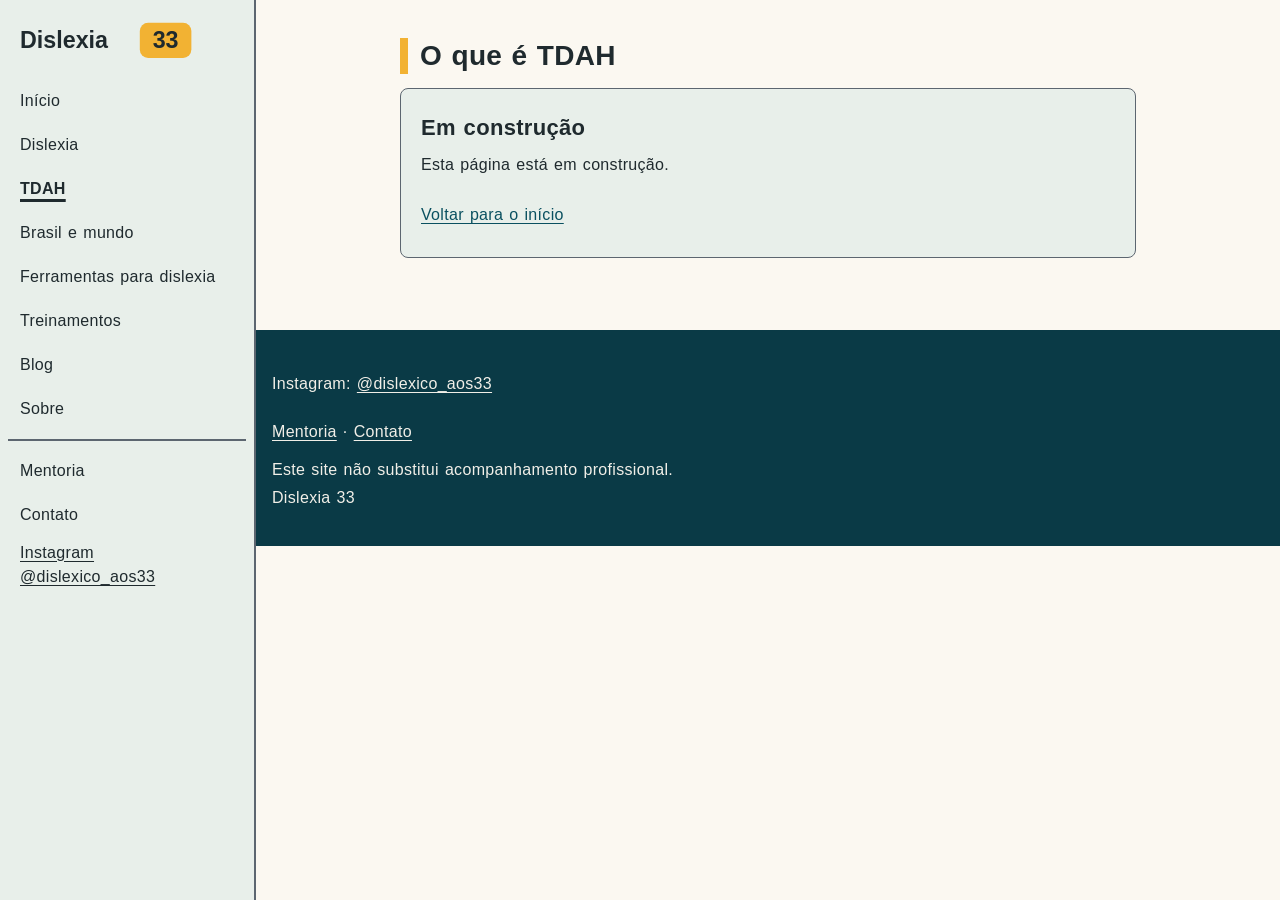
<file: tdah.html>
<!doctype html>
<html lang="pt-BR">
<head>
<meta charset="utf-8">
<meta name="viewport" content="width=device-width, initial-scale=1">
<title>O que é TDAH | Dislexia 33</title>
<meta name="description" content="Dislexia 33: informação clara sobre dislexia e TDAH para adultos.">
<meta name="theme-color" content="#0A5060">
<link rel="canonical" href="https://dislexia33.guardiantechit.com.br/tdah.html">
<meta property="og:type" content="website">
<meta property="og:locale" content="pt_BR">
<meta property="og:title" content="O que é TDAH | Dislexia 33">
<meta property="og:description" content="Informação clara sobre dislexia e TDAH para adultos.">
<meta property="og:image" content="https://dislexia33.guardiantechit.com.br/assets/img/og-image.png">
<meta property="og:url" content="https://dislexia33.guardiantechit.com.br/tdah.html">
<meta name="twitter:card" content="summary_large_image">
<link rel="icon" href="favicon.svg" type="image/svg+xml">
<link rel="stylesheet" href="assets/css/site.css">
<script src="assets/js/site.js" defer></script>
</head>
<body>
<a class="pular" href="#conteudo">Pular para o conteúdo</a>
<header class="topo">
<a class="marca" href="index.html"><img class="logo-claro" src="assets/img/logo.svg" alt="Dislexia 33, página inicial" width="214" height="48"><img class="logo-escuro" src="assets/img/logo-escuro.svg" alt="" width="214" height="48"></a>
<button type="button" id="btn-menu" class="menu-toggle" aria-expanded="false" aria-controls="painel-lateral">Menu</button>
<div class="painel" id="painel-lateral">
<nav aria-label="Menu principal"><ul id="menu-principal"><li><a href="index.html">Início</a></li><li><a href="dislexia.html">Dislexia</a></li><li><a href="tdah.html" aria-current="page">TDAH</a></li><li><a href="brasil-e-mundo.html">Brasil e mundo</a></li><li><a href="ferramentas.html">Ferramentas para dislexia</a></li><li><a href="treinamentos.html">Treinamentos</a></li><li><a href="blog.html">Blog</a></li><li><a href="sobre.html">Sobre</a></li></ul></nav>
<nav aria-label="Menu secundário" class="menu-sec"><ul><li><a href="mentoria.html">Mentoria</a></li><li><a href="contato.html">Contato</a></li></ul></nav>
<p class="insta"><a href="https://www.instagram.com/dislexico_aos33/" rel="noopener">Instagram @dislexico_aos33</a></p>
</div>
</header>
<main id="conteudo">
<h1>O que é TDAH</h1>
<section>
<h2>Em construção</h2>
<p>Esta página está em construção.</p>
<p><a href="index.html">Voltar para o início</a></p>
</section>
</main>
<footer>
<p>Instagram: <a href="https://www.instagram.com/dislexico_aos33/" rel="noopener">@dislexico_aos33</a></p>
<p><a href="mentoria.html">Mentoria</a> · <a href="contato.html">Contato</a></p>
<p>Este site não substitui acompanhamento profissional.</p>
<p>Dislexia 33</p>
</footer>
</body>
</html>
</file>
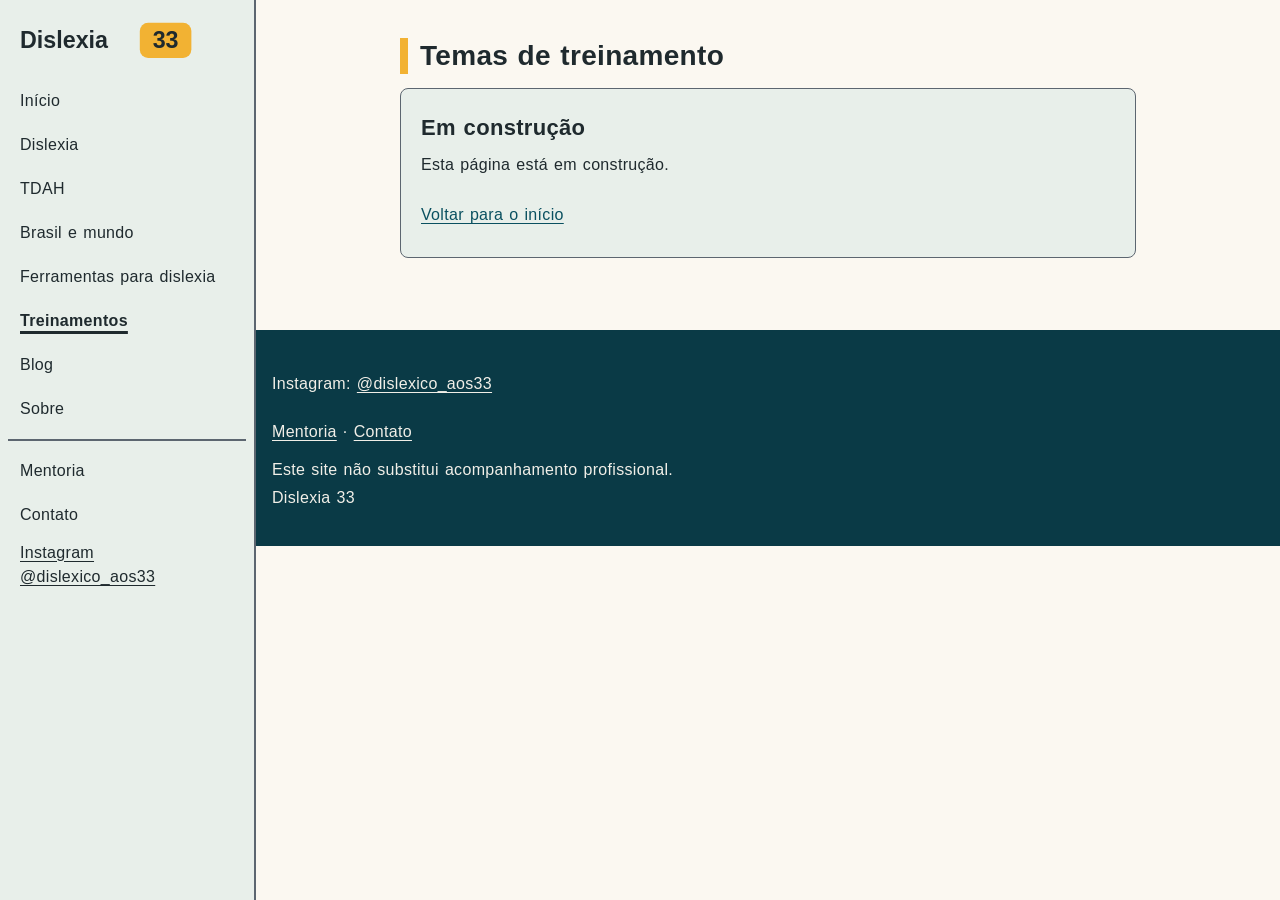
<file: treinamentos.html>
<!doctype html>
<html lang="pt-BR">
<head>
<meta charset="utf-8">
<meta name="viewport" content="width=device-width, initial-scale=1">
<title>Treinamentos | Dislexia 33</title>
<meta name="description" content="Dislexia 33: informação clara sobre dislexia e TDAH para adultos.">
<meta name="theme-color" content="#0A5060">
<link rel="canonical" href="https://dislexia33.guardiantechit.com.br/treinamentos.html">
<meta property="og:type" content="website">
<meta property="og:locale" content="pt_BR">
<meta property="og:title" content="Treinamentos | Dislexia 33">
<meta property="og:description" content="Informação clara sobre dislexia e TDAH para adultos.">
<meta property="og:image" content="https://dislexia33.guardiantechit.com.br/assets/img/og-image.png">
<meta property="og:url" content="https://dislexia33.guardiantechit.com.br/treinamentos.html">
<meta name="twitter:card" content="summary_large_image">
<link rel="icon" href="favicon.svg" type="image/svg+xml">
<link rel="stylesheet" href="assets/css/site.css">
<script src="assets/js/site.js" defer></script>
</head>
<body>
<a class="pular" href="#conteudo">Pular para o conteúdo</a>
<header class="topo">
<a class="marca" href="index.html"><img class="logo-claro" src="assets/img/logo.svg" alt="Dislexia 33, página inicial" width="214" height="48"><img class="logo-escuro" src="assets/img/logo-escuro.svg" alt="" width="214" height="48"></a>
<button type="button" id="btn-menu" class="menu-toggle" aria-expanded="false" aria-controls="painel-lateral">Menu</button>
<div class="painel" id="painel-lateral">
<nav aria-label="Menu principal"><ul id="menu-principal"><li><a href="index.html">Início</a></li><li><a href="dislexia.html">Dislexia</a></li><li><a href="tdah.html">TDAH</a></li><li><a href="brasil-e-mundo.html">Brasil e mundo</a></li><li><a href="ferramentas.html">Ferramentas para dislexia</a></li><li><a href="treinamentos.html" aria-current="page">Treinamentos</a></li><li><a href="blog.html">Blog</a></li><li><a href="sobre.html">Sobre</a></li></ul></nav>
<nav aria-label="Menu secundário" class="menu-sec"><ul><li><a href="mentoria.html">Mentoria</a></li><li><a href="contato.html">Contato</a></li></ul></nav>
<p class="insta"><a href="https://www.instagram.com/dislexico_aos33/" rel="noopener">Instagram @dislexico_aos33</a></p>
</div>
</header>
<main id="conteudo">
<h1>Temas de treinamento</h1>
<section>
<h2>Em construção</h2>
<p>Esta página está em construção.</p>
<p><a href="index.html">Voltar para o início</a></p>
</section>
</main>
<footer>
<p>Instagram: <a href="https://www.instagram.com/dislexico_aos33/" rel="noopener">@dislexico_aos33</a></p>
<p><a href="mentoria.html">Mentoria</a> · <a href="contato.html">Contato</a></p>
<p>Este site não substitui acompanhamento profissional.</p>
<p>Dislexia 33</p>
</footer>
</body>
</html>
</file>
<file: assets/css/site.css>
/* Dislexia 33 - estilo acessível.
   Contraste mínimo 7:1 para texto normal (verificado, ver README do estilo no PR).
   Paleta aprovada em 05/11/2026. */

@font-face {
  font-family: "OpenDyslexic";
  src: url("../fonts/opendyslexic-400.woff2") format("woff2");
  font-weight: 400;
  font-style: normal;
  font-display: swap;
}
@font-face {
  font-family: "OpenDyslexic";
  src: url("../fonts/opendyslexic-700.woff2") format("woff2");
  font-weight: 700;
  font-style: normal;
  font-display: swap;
}

/* ---------- Cores (tema claro é o padrão) ---------- */
:root {
  --fundo: #FBF8F1;
  --fundo-2: #E8EFEA;
  --texto: #1F2A2E;          /* 13,9:1 sobre --fundo */
  --texto-suave: #3d3d3d;    /* 10,0:1 sobre --fundo-2 */
  --link: #0A5060;           /* 8,5:1 sobre --fundo */
  --botao-fundo: #0A5060;
  --botao-texto: #ffffff;    /* 9,0:1 sobre --botao-fundo */
  --borda: #5c6670;
  --foco: #8A5A00;           /* 5,6:1 (mínimo exigido para foco: 3:1) */
  --destaque: #F2B233;
  --fonte: Verdana, Geneva, sans-serif;
  color-scheme: light;
}

/* ---------- Tema escuro pelo sistema ---------- */
@media (prefers-color-scheme: dark) {
  :root:not([data-tema="claro"]) {
    --fundo: #12191B;
    --fundo-2: #1B2528;
    --texto: #F1EFE8;        /* 15,5:1 */
    --texto-suave: #c9c9c9;  /* 10,1:1 sobre --fundo-2 */
    --link: #7FD1E0;         /* 10,2:1 */
    --botao-fundo: #7FD1E0;
    --botao-texto: #12191B;  /* 10,2:1 */
    --borda: #8a949e;
    --foco: #F2B233;         /* 9,5:1 */
    color-scheme: dark;
  }
}

/* ---------- Tema escuro escolhido no botão ---------- */
:root[data-tema="escuro"] {
  --fundo: #12191B;
  --fundo-2: #1B2528;
  --texto: #F1EFE8;
  --texto-suave: #c9c9c9;
  --link: #7FD1E0;
  --botao-fundo: #7FD1E0;
  --botao-texto: #12191B;
  --borda: #8a949e;
  --foco: #F2B233;
  color-scheme: dark;
}

/* ---------- Fonte escolhida no botão ---------- */
:root[data-fonte="opendyslexic"] {
  --fonte: "OpenDyslexic", Verdana, Geneva, sans-serif;
}

/* ---------- Base ---------- */
*, *::before, *::after { box-sizing: border-box; }

html {
  font-size: 100%;           /* 16 px ou o que o leitor definiu no navegador */
  -webkit-text-size-adjust: 100%;
}

body {
  margin: 0;
  background: var(--fundo);
  color: var(--texto);
  font-family: var(--fonte);
  font-size: 1rem;
  line-height: 1.5;
  letter-spacing: 0.02em;
  word-spacing: 0.08em;
  text-align: left;          /* nunca justificado */
  overflow-wrap: break-word;
}

h1, h2, h3 { line-height: 1.3; margin: 1.5em 0 0.5em; font-weight: 700; }
h1 { font-size: 1.75rem; margin-top: 0.5em; }
h2 { font-size: 1.375rem; }
h3 { font-size: 1.125rem; }

p, ul, ol { margin: 0 0 1em; max-width: 65ch; }
li { margin-bottom: 0.5em; }

a { color: var(--link); text-decoration: underline; text-underline-offset: 0.2em; }
a:hover { text-decoration-thickness: 3px; }

/* ---------- Foco visível ---------- */
a:focus-visible,
button:focus-visible {
  outline: 3px solid var(--foco);
  outline-offset: 3px;
  border-radius: 2px;
}

/* ---------- Pular para o conteúdo ---------- */
.pular {
  position: absolute;
  left: 1rem;
  top: -4rem;
  background: var(--botao-fundo);
  color: var(--botao-texto);
  padding: 0.75rem 1rem;
  z-index: 20;
}
.pular:focus { top: 1rem; }

/* ---------- Botões ---------- */
button {
  font: inherit;
  background: var(--botao-fundo);
  color: var(--botao-texto);
  border: 2px solid var(--botao-fundo);
  border-radius: 6px;
  padding: 0.5rem 1rem;
  min-height: 44px;
  cursor: pointer;
}
button:hover { text-decoration: underline; }

/* ---------- Conteúdo ---------- */
main {
  max-width: 48rem;
  margin: 0 auto;
  padding: 1.5rem 1rem 3rem;
}
section {
  background: var(--fundo-2);
  border: 1px solid var(--borda);
  border-radius: 8px;
  padding: 0.5rem 1.25rem 0.25rem;
  margin-bottom: 1.5rem;
}
section > h2:first-child { margin-top: 0.75em; }

footer {
  border-top: 2px solid var(--borda);
  padding: 1rem;
  color: var(--texto-suave);
}
footer p { margin: 0 0 0.5em; }

img, video, svg { max-width: 100%; height: auto; }

/* ---------- Movimento ---------- */
@media (prefers-reduced-motion: reduce) {
  *, *::before, *::after {
    animation: none !important;
    transition: none !important;
    scroll-behavior: auto !important;
  }
}

/* ---------- Identidade visual (05/11/2026) ---------- */

/* Logotipo: versão clara e escura */
.marca { display: inline-flex; align-items: center; min-height: 44px; }
.marca img { height: 40px; width: auto; display: block; }
.logo-escuro { display: none !important; }
@media (prefers-color-scheme: dark) {
  :root:not([data-tema="claro"]) .logo-claro { display: none !important; }
  :root:not([data-tema="claro"]) .logo-escuro { display: block !important; }
}
:root[data-tema="escuro"] .logo-claro { display: none !important; }
:root[data-tema="escuro"] .logo-escuro { display: block !important; }

/* Largura maior para a página inicial */
main.largo { max-width: 64rem; }

/* Blocos sem caixa (classe nova; as páginas antigas seguem como estão) */
.bloco {
  background: transparent;
  border: 0;
  border-top: 1px solid var(--borda);
  border-radius: 0;
  padding: 1.5rem 0;
  margin-bottom: 0;
}
main > .bloco:first-of-type, .heroi + .bloco { border-top: 0; }
.bloco > h2:first-child { margin-top: 0; }

/* Herói */
.heroi {
  display: grid;
  gap: 1.5rem;
  align-items: center;
  background: transparent;
  border: 0;
  padding: 1rem 0 2rem;
  margin-bottom: 0;
}
.heroi img { width: 100%; max-width: 26rem; height: auto; justify-self: center; }
@media (min-width: 48em) {
  .heroi { grid-template-columns: 1.1fr 0.9fr; }
}
.botao-principal {
  display: inline-block;
  background: var(--botao-fundo);
  color: var(--botao-texto);
  padding: 0.75rem 1.5rem;
  min-height: 44px;
  border-radius: 6px;
  font-weight: 700;
  text-decoration: none;
}
.botao-principal:hover { text-decoration: underline; }

/* Barra lateral de destaque */
.destaque-lateral { border-left: 6px solid var(--destaque); padding-left: 1rem; }

/* Três caminhos */
.caminhos {
  display: grid;
  gap: 1rem;
  list-style: none;
  padding: 0;
  max-width: none;
}
@media (min-width: 48em) {
  .caminhos { grid-template-columns: repeat(3, 1fr); }
}
.caminho { margin: 0; }
.caminho a {
  display: block;
  height: 100%;
  padding: 1.25rem;
  background: var(--fundo-2);
  border: 2px solid transparent;
  border-radius: 8px;
  color: var(--texto);
  text-decoration: none;
}
.caminho a:hover, .caminho a:focus-visible { border-color: var(--link); }
.caminho img { width: 56px; height: 56px; margin-bottom: 0.75rem; display: block; }
.caminho strong { display: block; font-size: 1.125rem; margin-bottom: 0.25rem; }

/* Faixa do e-book (começa escondida) */
.faixa-ebook {
  background: var(--destaque);
  color: #1F2A2E;
  border-radius: 8px;
  padding: 1.5rem;
}
.faixa-ebook a { color: #1F2A2E; }

/* ---------- Visual v2 (05/11/2026): faixas, menu flutuante, rodapé ---------- */
:root {
  --hero: #0A5060;
  --rodape: #0A3A46;
  --sombra: 0 6px 18px rgba(0, 0, 0, 0.14);
}
:root[data-tema="escuro"] { --rodape: #0B2A32; }
@media (prefers-color-scheme: dark) {
  :root:not([data-tema="claro"]) { --rodape: #0B2A32; }
}

/* Botões em pílula */
button { border-radius: 999px; }

/* Página inicial sem limite de largura (cada faixa limita o seu miolo) */
main.largo { max-width: none; padding: 0; }
.miolo { max-width: 64rem; margin: 0 auto; padding: 0 1rem; }

/* Cartão do herói */
.heroi {
  background: var(--hero);
  color: #FBF8F1;
  border: 0;
  border-radius: 28px;
  width: calc(100% - 1.5rem);
  max-width: 72rem;
  margin: 0.75rem auto 0;
  padding: 2rem 1.25rem;
  gap: 1.5rem;
}
@media (min-width: 48em) {
  .heroi { padding: 3rem; gap: 2rem; }
}
.heroi h1 {
  color: #FBF8F1;
  font-size: clamp(2.25rem, 6vw, 3.75rem);
  line-height: 1.1;
  margin: 0 0 0.5em;
}
.heroi p { color: #FBF8F1; font-size: 1.125rem; max-width: 34ch; }
.heroi .botao-principal { background: var(--destaque); color: #1F2A2E; }
.heroi a:focus-visible { outline-color: #FBF8F1; }

/* Faixas de cor */
.banda {
  background: transparent;
  border: 0;
  border-radius: 0;
  margin: 0;
  padding: 3rem 0;
}
.banda-nevoa { background: var(--fundo-2); }
.banda-mostarda { background: var(--destaque); color: #1F2A2E; }
.banda > .miolo > h2:first-child { margin-top: 0; }
.titulo-grande { font-size: clamp(1.75rem, 4vw, 2.5rem); line-height: 1.2; margin: 0 0 1rem; }
.duas { display: grid; gap: 1.5rem; }
@media (min-width: 48em) {
  .duas { grid-template-columns: 1fr 1.2fr; gap: 3rem; align-items: start; }
}
.letras { width: 100%; max-width: 22rem; height: auto; display: block; margin-top: 1rem; }

/* Botões de apoio */
.botao-claro, .botao-escuro {
  display: inline-block;
  padding: 0.75rem 1.5rem;
  min-height: 44px;
  border-radius: 999px;
  font-weight: 700;
  text-decoration: none;
}
.botao-claro { background: var(--botao-fundo); color: var(--botao-texto); }
.botao-escuro { background: #1F2A2E; color: #FBF8F1; }
.banda-mostarda a:focus-visible { outline-color: #1F2A2E; }
.botao-claro:hover, .botao-escuro:hover { text-decoration: underline; }

/* Frase em destaque */
.frase {
  font-size: clamp(1.5rem, 4vw, 2.25rem);
  font-weight: 700;
  line-height: 1.3;
  max-width: 28ch;
  margin: 0 0 1.25rem;
}

/* Cartões dos caminhos */
.caminho a {
  background: var(--fundo);
  border-radius: 20px;
  border-top: 8px solid var(--link);
  box-shadow: var(--sombra);
  padding: 1.5rem;
}
.caminho:nth-child(2) a { border-top-color: var(--destaque); }
.caminho a:hover, .caminho a:focus-visible { border-color: var(--link); }
.caminho:nth-child(2) a:hover, .caminho:nth-child(2) a:focus-visible { border-color: var(--destaque); }
.caminho img { width: 64px; height: 64px; }

/* Páginas internas: título com barra de destaque */
main:not(.largo) > h1 { border-left: 8px solid var(--destaque); padding-left: 0.75rem; }

/* Rodapé */
footer {
  background: var(--rodape);
  color: #F1EFE8;
  border: 0;
  padding: 2rem max(1rem, calc((100% - 64rem) / 2));
}
footer p, footer a { color: #F1EFE8; }
footer a:focus-visible { outline-color: #F2B233; }

/* ---------- Ajustes v2.1 ---------- */
/* Cartões: faixa de cor no topo sem cortar a borda arredondada */
.caminho a {
  --faixa: var(--link);
  position: relative;
  overflow: hidden;
  border-top: 0;
  box-shadow: var(--sombra);
  padding-top: 2rem;
}
.caminho a::before {
  content: ""; position: absolute; left: 0; right: 0; top: 0; height: 8px; background: var(--faixa);
}
.caminho:nth-child(2) a { --faixa: var(--destaque); border-top-color: transparent; }
.caminho a:hover, .caminho a:focus-visible { border-color: var(--faixa); }
.caminho:nth-child(2) a:hover, .caminho:nth-child(2) a:focus-visible { border-color: var(--faixa); }

/* Faixa da frase com ilustração */
@media (min-width: 48em) {
  .duas-iguais { grid-template-columns: 1.3fr 0.7fr; align-items: center; }
}
.ilustra-frase { width: 100%; max-width: 18rem; height: auto; justify-self: center; }

/* Rodapé alinhado com o miolo */
footer { padding-left: max(1rem, calc((100% - 64rem) / 2 + 1rem)); padding-right: 1rem; }

.marca { flex-shrink: 0; }
.marca img { max-width: none; }

/* Foto de perfil */
.foto-perfil { width: 100%; max-width: 15rem; height: auto; aspect-ratio: 1; object-fit: cover; border-radius: 50%; border: 6px solid var(--destaque); box-shadow: var(--sombra); justify-self: center; display: block; }
.foto-sobre { max-width: 12rem; margin: 0.5rem 0 1rem; justify-self: start; }

/* ---------- Menu à esquerda e celular (05/11/2026) ---------- */

/* Base (também vale sem JavaScript): o painel aparece aberto, como lista normal */
.topo {
  background: var(--fundo-2);
  border-bottom: 2px solid var(--borda);
  padding: 0.75rem 1rem;
  z-index: 10;
}
.marca { display: inline-flex; align-items: center; min-height: 44px; flex-shrink: 0; }
.marca img { height: 32px; width: auto; max-width: none; }
.menu-toggle { display: none; }
.painel nav ul { list-style: none; margin: 0; padding: 0; max-width: none; }
.painel li { margin: 0; }
.painel nav a,
.insta a {
  display: flex;
  align-items: center;
  min-height: 44px;
  padding: 0.25rem 0.75rem;
  color: var(--texto);
  text-align: left;
  text-decoration: none;
}
.painel nav a:hover,
.insta a:hover { text-decoration: underline; }
.painel nav a[aria-current="page"] {
  font-weight: 700;
  text-decoration: underline;
  text-decoration-thickness: 3px;
  text-underline-offset: 0.3em;
}
.menu-sec { border-top: 2px solid var(--borda); margin-top: 0.5rem; padding-top: 0.5rem; }
.insta { margin: 0; max-width: none; }
.insta a { text-decoration: underline; text-underline-offset: 0.2em; }

.menu-fundo { display: none; }

/* Celular: barra fina no topo e gaveta pela esquerda */
@media (max-width: 47.99em) {
  .menu-js.topo {
    position: fixed;
    top: 0; left: 0; right: 0;
    height: calc(3.5rem + env(safe-area-inset-top));
    display: flex;
    align-items: center;
    justify-content: space-between;
    padding: env(safe-area-inset-top) 1rem 0 max(1rem, env(safe-area-inset-left));
    z-index: 40;
  }
  .menu-js ~ main { margin-top: calc(3.5rem + env(safe-area-inset-top)); }
  .menu-js .marca, .menu-js .menu-toggle { position: relative; z-index: 42; }
  .menu-js .menu-toggle { display: inline-flex; align-items: center; }
  .menu-js .painel {
    position: fixed;
    top: 0; left: 0;
    width: 85%;
    max-width: 20rem;
    height: 100dvh;
    overflow-y: auto;
    overscroll-behavior: contain;
    background: var(--fundo-2);
    border-right: 2px solid var(--borda);
    padding: calc(3.5rem + env(safe-area-inset-top) + 0.5rem) 0.5rem 1.5rem max(0.5rem, env(safe-area-inset-left));
    z-index: 41;
    transform: translateX(-100%);
    visibility: hidden;
    transition: transform 150ms ease, visibility 0s linear 150ms;
  }
  .menu-js .painel.aberto {
    transform: none;
    visibility: visible;
    transition: transform 150ms ease, visibility 0s;
  }
  .menu-fundo {
    display: block;
    position: fixed;
    inset: 0;
    background: rgba(0, 0, 0, 0.6);
    z-index: 30;
    opacity: 0;
    visibility: hidden;
    transition: opacity 150ms ease, visibility 0s linear 150ms;
  }
  .menu-fundo.aberto { opacity: 1; visibility: visible; transition: opacity 150ms ease, visibility 0s; }
  html.menu-aberto, html.menu-aberto body { overflow: hidden; }
}

/* Computador: coluna fixa à esquerda */
@media (min-width: 48em) {
  .topo {
    position: fixed;
    top: 0; left: 0; bottom: 0;
    width: 16rem;
    height: 100dvh;
    overflow-y: auto;
    border-bottom: 0;
    border-right: 2px solid var(--borda);
    padding: 1rem 0.5rem 1.5rem;
  }
  .marca { display: block; padding: 0 0.75rem; margin-bottom: 1rem; }
  .marca img { width: 100%; max-width: 13rem; height: auto; }
  main {
    --w: 48rem;
    max-width: var(--w);
    margin: 0 0 0 max(16rem, calc((100% + 16rem - var(--w)) / 2));
  }
  main.medio { --w: 64rem; }
  main.largo { max-width: none; margin-left: 16rem; }
  footer { margin-left: 16rem; padding-left: max(1rem, calc((100% - 16rem - 64rem) / 2 + 1rem)); }
}

/* Com a coluna de 16rem, o conteúdo útil é a tela menos 16rem: duas colunas só em telas largas */
@media (min-width: 48em) and (max-width: 63.99em) {
  .heroi { grid-template-columns: 1fr; padding: 2rem 1.5rem; }
  .caminhos { grid-template-columns: 1fr; }
  .duas, .duas-iguais { grid-template-columns: 1fr; gap: 1.5rem; }
}
@media (min-width: 64em) {
  .heroi h1 { font-size: clamp(2.25rem, 4vw, 3.25rem); }
}

/* Ajustes gerais de celular */
.botao-principal, .botao-claro, .botao-escuro { display: inline-flex; flex-wrap: wrap; align-items: center; gap: 0 0.35em; }
footer a, main li > a, main p > a:only-child { display: inline-flex; align-items: center; min-height: 44px; }
footer p { margin-bottom: 0.25rem; }

/* Página Ferramentas para dislexia */
.aviso { border-left: 6px solid var(--destaque); padding-left: 1rem; }
.grade-ferramentas { display: grid; gap: 1rem; grid-template-columns: minmax(0, 1fr); }
@media (min-width: 48em) {
  .grade-ferramentas { grid-template-columns: repeat(2, minmax(0, 1fr)); }
}
.cartao-ferramenta {
  background: var(--fundo-2);
  border: 2px solid var(--borda);
  border-radius: 12px;
  padding: 1.25rem;
  display: flex;
  flex-direction: column;
}
.cartao-ferramenta h3 { margin-top: 0; }
.cartao-ferramenta p, .cartao-ferramenta ul { max-width: none; }
.cartao-ferramenta ul { padding-left: 1.25rem; }
.cartao-ferramenta > p:last-child { margin-top: auto; margin-bottom: 0; padding-top: 0.5rem; }
.cartao-ferramenta .botao-claro { text-align: left; }
</file>
